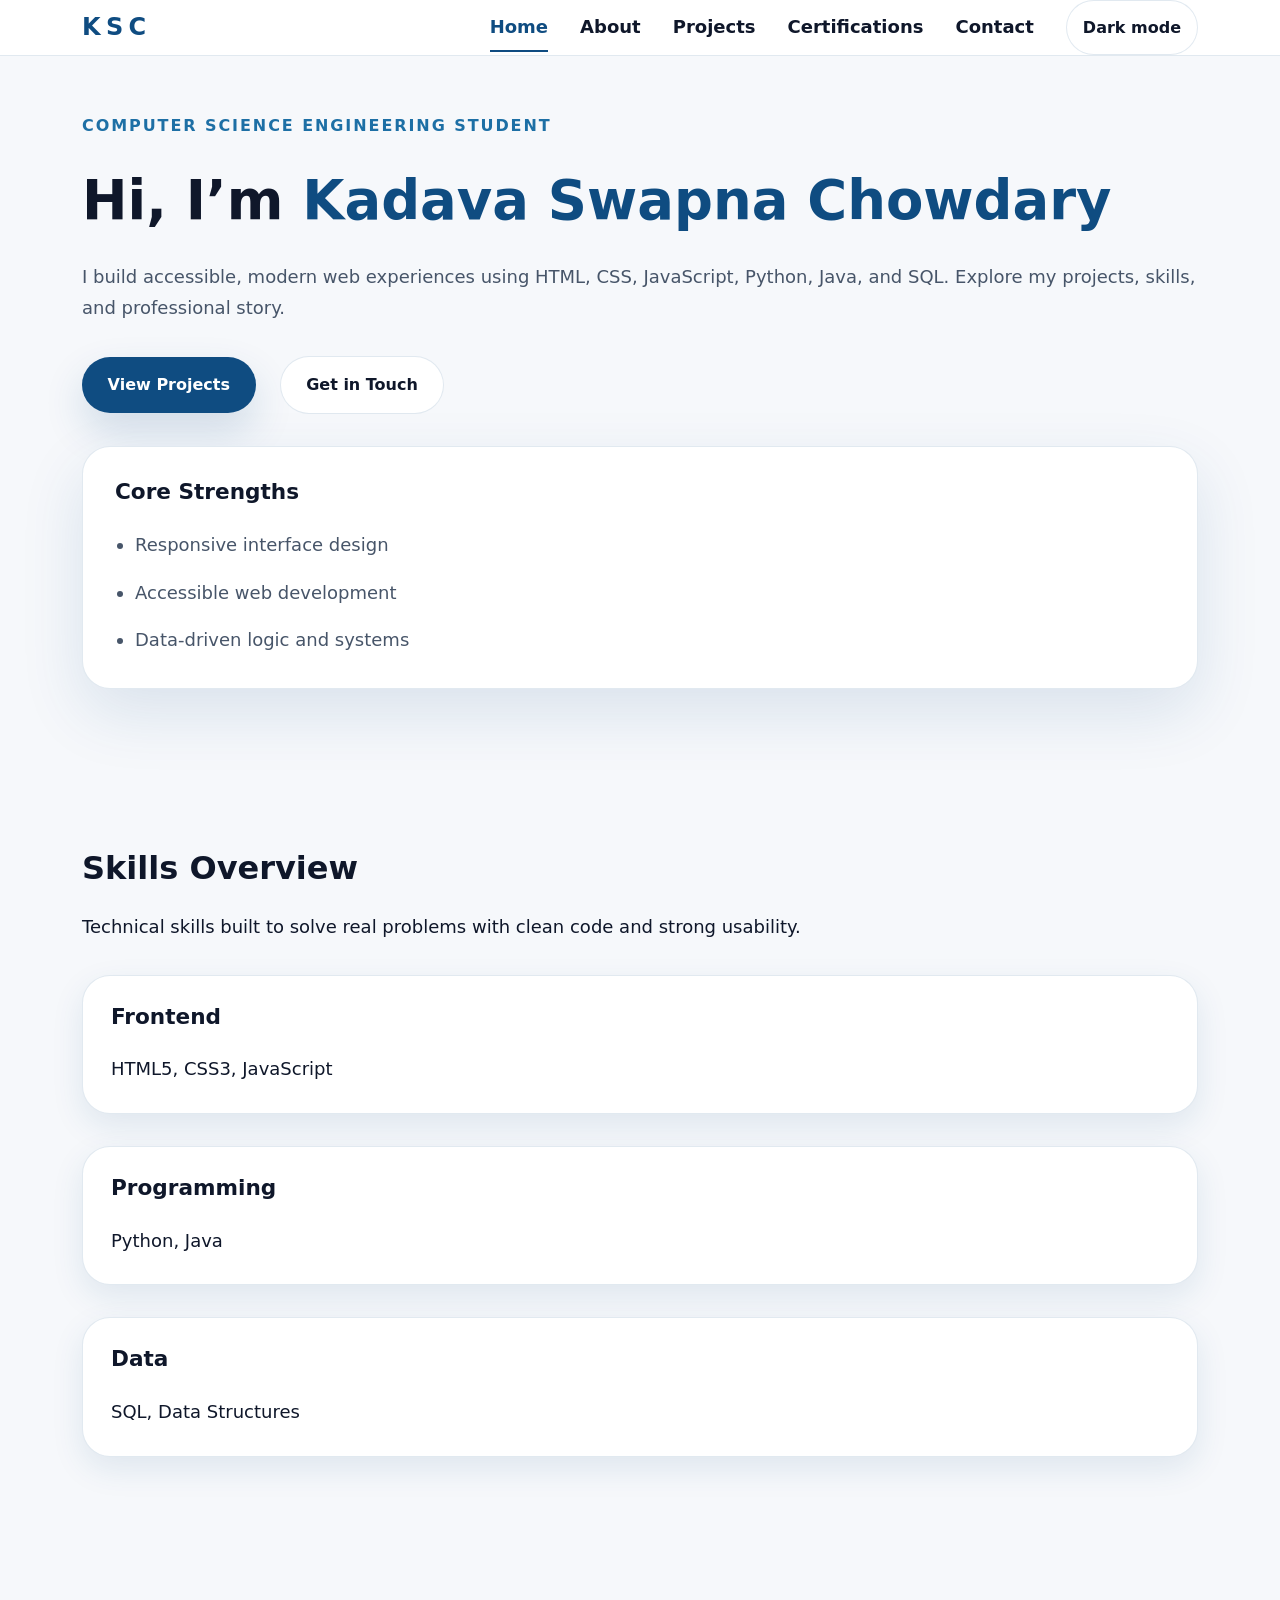
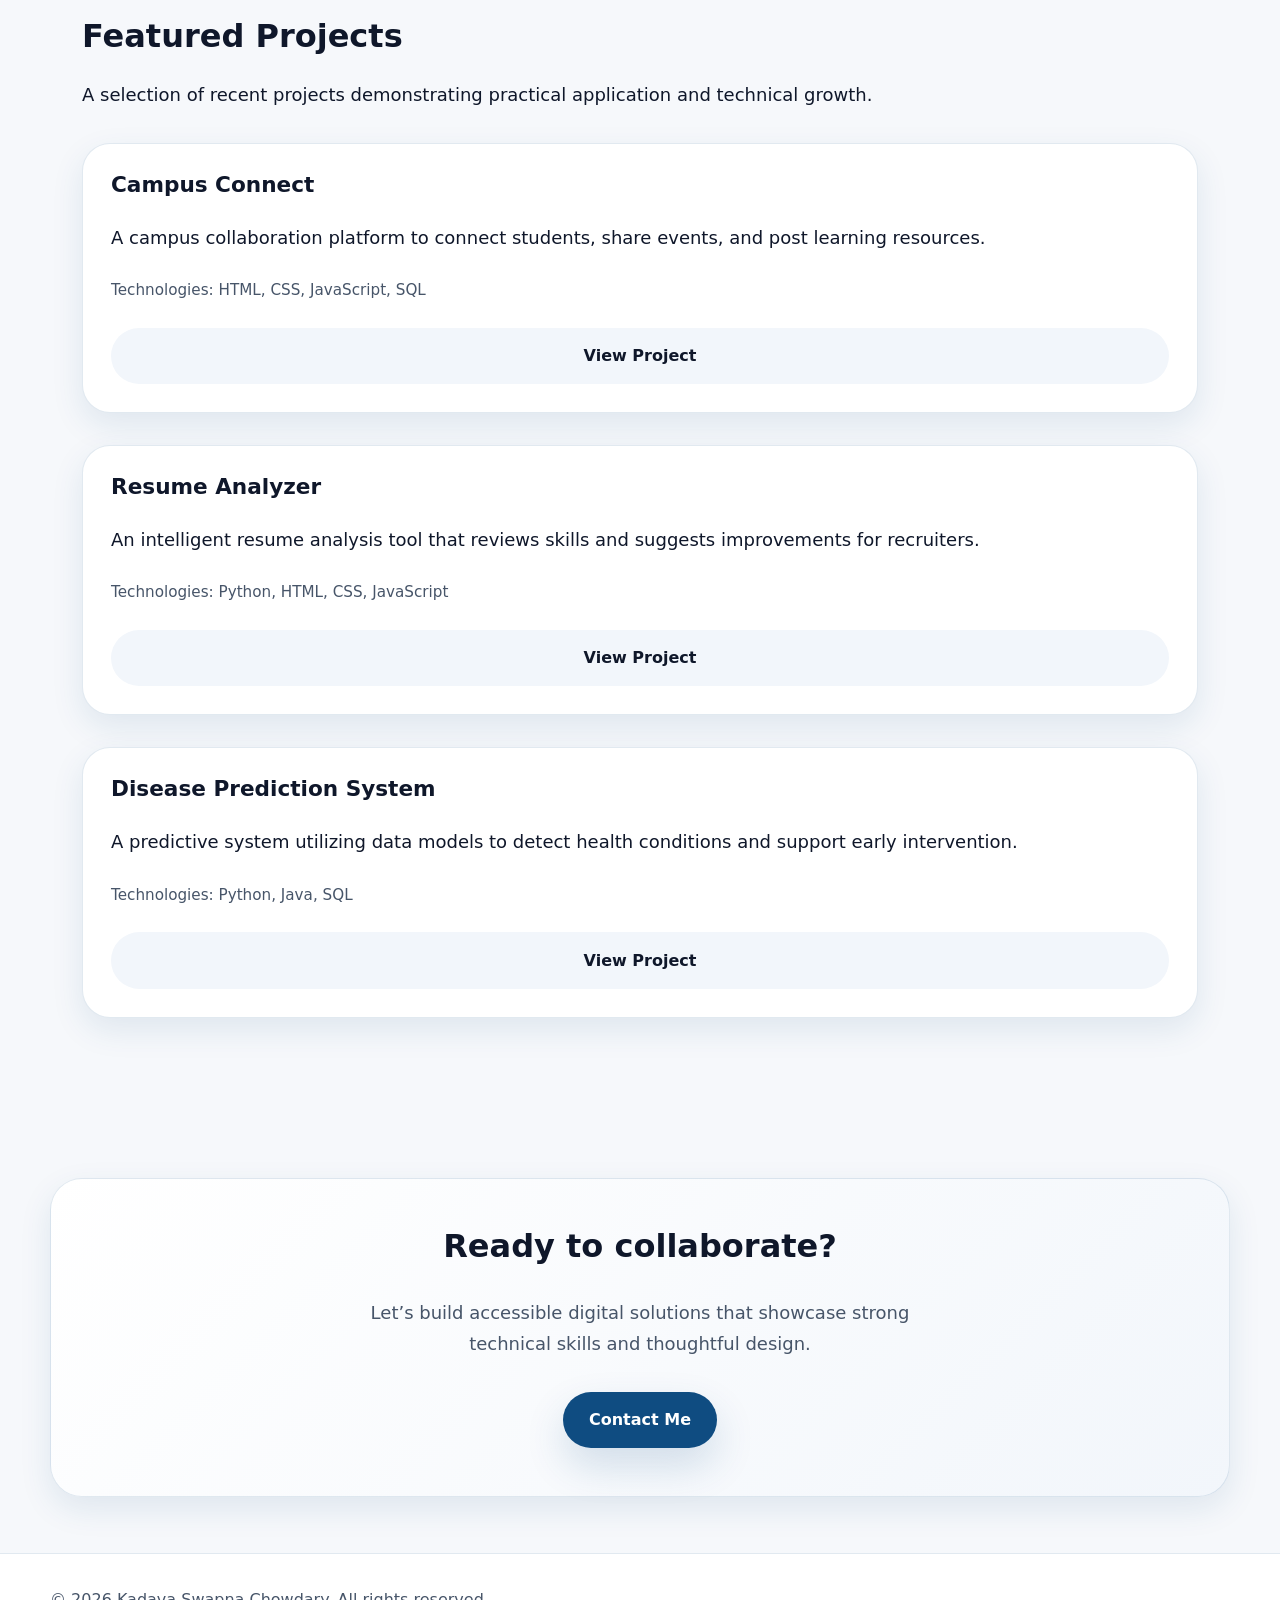
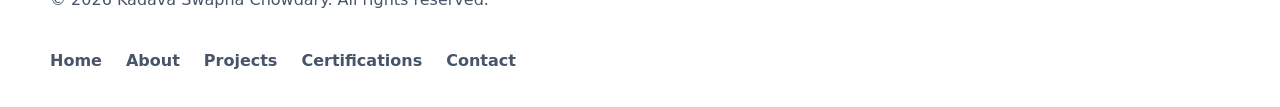
<file: index.html>
<!DOCTYPE html>
<html lang="en">
<head>
  <meta charset="UTF-8">
  <meta http-equiv="X-UA-Compatible" content="IE=edge">
  <meta name="viewport" content="width=device-width, initial-scale=1.0">
  <meta name="description" content="Portfolio of Kadava Swapna Chowdary, a Computer Science Engineering student showcasing projects, skills, and contact information.">
  <meta name="keywords" content="Kadava Swapna Chowdary, portfolio, Computer Science, HTML, CSS, JavaScript, Python, Java, SQL, projects">
  <meta name="author" content="Kadava Swapna Chowdary">
  <meta property="og:title" content="Kadava Swapna Chowdary | Portfolio">
  <meta property="og:description" content="A modern portfolio for a Computer Science Engineering student showcasing skills, projects, and contact details.">
  <meta property="og:type" content="website">
  <meta property="og:url" content="./index.html">
  <meta property="og:image" content="./images/portfolio-preview.png">
  <title>Kadava Swapna Chowdary | Portfolio</title>
  <link rel="stylesheet" href="css/style.css">
</head>
<body data-theme="light">
  <a class="skip-link" href="#main-content">Skip to content</a>
  <header class="site-header" role="banner">
    <div class="container header-inner">
      <a href="index.html" class="brand">KSC</a>
      <div class="header-actions">
        <button class="theme-toggle" id="theme-toggle" aria-label="Toggle color theme" aria-pressed="false">Dark mode</button>
        <button class="nav-toggle" aria-controls="primary-navigation" aria-expanded="false" aria-label="Open navigation menu">Menu</button>
      </div>
      <nav class="primary-navigation" id="primary-navigation" role="navigation" aria-label="Primary">
        <ul class="nav-list">
          <li><a class="nav-link active" href="index.html">Home</a></li>
          <li><a class="nav-link" href="about.html">About</a></li>
          <li><a class="nav-link" href="projects.html">Projects</a></li>
          <li><a class="nav-link" href="certifications.html">Certifications</a></li>
          <li><a class="nav-link" href="contact.html">Contact</a></li>
        </ul>
      </nav>
    </div>
  </header>
  <main id="main-content" class="site-main" role="main">
    <section class="hero section-hero" aria-labelledby="hero-heading">
      <div class="container hero-grid">
        <div class="hero-copy">
          <p class="eyebrow">Computer Science Engineering Student</p>
          <h1 id="hero-heading">Hi, I’m <span>Kadava Swapna Chowdary</span></h1>
          <p class="hero-text">I build accessible, modern web experiences using HTML, CSS, JavaScript, Python, Java, and SQL. Explore my projects, skills, and professional story.</p>
          <div class="hero-actions">
            <a class="button button-primary" href="projects.html">View Projects</a>
            <a class="button button-secondary" href="contact.html">Get in Touch</a>
          </div>
        </div>
        <div class="hero-card" aria-label="Introduction card">
          <div class="hero-card-content">
            <h2>Core Strengths</h2>
            <ul>
              <li>Responsive interface design</li>
              <li>Accessible web development</li>
              <li>Data-driven logic and systems</li>
            </ul>
          </div>
        </div>
      </div>
    </section>
    <section class="skills-overview section-skills" aria-labelledby="skills-heading">
      <div class="container">
        <div class="section-header">
          <h2 id="skills-heading">Skills Overview</h2>
          <p>Technical skills built to solve real problems with clean code and strong usability.</p>
        </div>
        <div class="skills-grid">
          <article class="skill-card">
            <h3>Frontend</h3>
            <p>HTML5, CSS3, JavaScript</p>
          </article>
          <article class="skill-card">
            <h3>Programming</h3>
            <p>Python, Java</p>
          </article>
          <article class="skill-card">
            <h3>Data</h3>
            <p>SQL, Data Structures</p>
          </article>
        </div>
      </div>
    </section>
    <section class="featured-projects section-projects" aria-labelledby="featured-projects-heading">
      <div class="container">
        <div class="section-header">
          <h2 id="featured-projects-heading">Featured Projects</h2>
          <p>A selection of recent projects demonstrating practical application and technical growth.</p>
        </div>
        <div class="project-grid">
          <article class="project-card">
            <h3>Campus Connect</h3>
            <p>A campus collaboration platform to connect students, share events, and post learning resources.</p>
            <p class="project-tech">Technologies: HTML, CSS, JavaScript, SQL</p>
            <a class="button button-tertiary" href="projects.html#campus-connect">View Project</a>
          </article>
          <article class="project-card">
            <h3>Resume Analyzer</h3>
            <p>An intelligent resume analysis tool that reviews skills and suggests improvements for recruiters.</p>
            <p class="project-tech">Technologies: Python, HTML, CSS, JavaScript</p>
            <a class="button button-tertiary" href="projects.html#resume-analyzer">View Project</a>
          </article>
          <article class="project-card">
            <h3>Disease Prediction System</h3>
            <p>A predictive system utilizing data models to detect health conditions and support early intervention.</p>
            <p class="project-tech">Technologies: Python, Java, SQL</p>
            <a class="button button-tertiary" href="projects.html#disease-prediction-system">View Project</a>
          </article>
        </div>
      </div>
    </section>
    <section class="cta section-cta" aria-labelledby="cta-heading">
      <div class="container cta-panel">
        <h2 id="cta-heading">Ready to collaborate?</h2>
        <p>Let’s build accessible digital solutions that showcase strong technical skills and thoughtful design.</p>
        <a class="button button-primary" href="contact.html">Contact Me</a>
      </div>
    </section>
  </main>
  <footer class="site-footer" role="contentinfo">
    <div class="container footer-inner">
      <p>© 2026 Kadava Swapna Chowdary. All rights reserved.</p>
      <nav aria-label="Footer">
        <ul class="footer-list">
          <li><a href="index.html">Home</a></li>
          <li><a href="about.html">About</a></li>
          <li><a href="projects.html">Projects</a></li>
          <li><a href="certifications.html">Certifications</a></li>
          <li><a href="contact.html">Contact</a></li>
        </ul>
      </nav>
    </div>
  </footer>
  <script>
    const navToggle = document.querySelector('.nav-toggle');
    const nav = document.querySelector('.primary-navigation');
    const themeToggle = document.querySelector('#theme-toggle');

    const savedTheme = localStorage.getItem('portfolio-theme');
    const prefersDark = window.matchMedia('(prefers-color-scheme: dark)').matches;
    const initialTheme = savedTheme || (prefersDark ? 'dark' : 'light');

    document.body.dataset.theme = initialTheme;
    updateThemeButton(initialTheme);

    function updateThemeButton(theme) {
      themeToggle.textContent = theme === 'dark' ? 'Light mode' : 'Dark mode';
      themeToggle.setAttribute('aria-pressed', theme === 'dark');
    }

    themeToggle.addEventListener('click', () => {
      const currentTheme = document.body.dataset.theme === 'dark' ? 'dark' : 'light';
      const nextTheme = currentTheme === 'dark' ? 'light' : 'dark';
      document.body.dataset.theme = nextTheme;
      localStorage.setItem('portfolio-theme', nextTheme);
      updateThemeButton(nextTheme);
    });

    navToggle.addEventListener('click', () => {
      const expanded = navToggle.getAttribute('aria-expanded') === 'true';
      navToggle.setAttribute('aria-expanded', String(!expanded));
      nav.classList.toggle('nav-open');
    });
  </script>
</body>
</html>
</file>
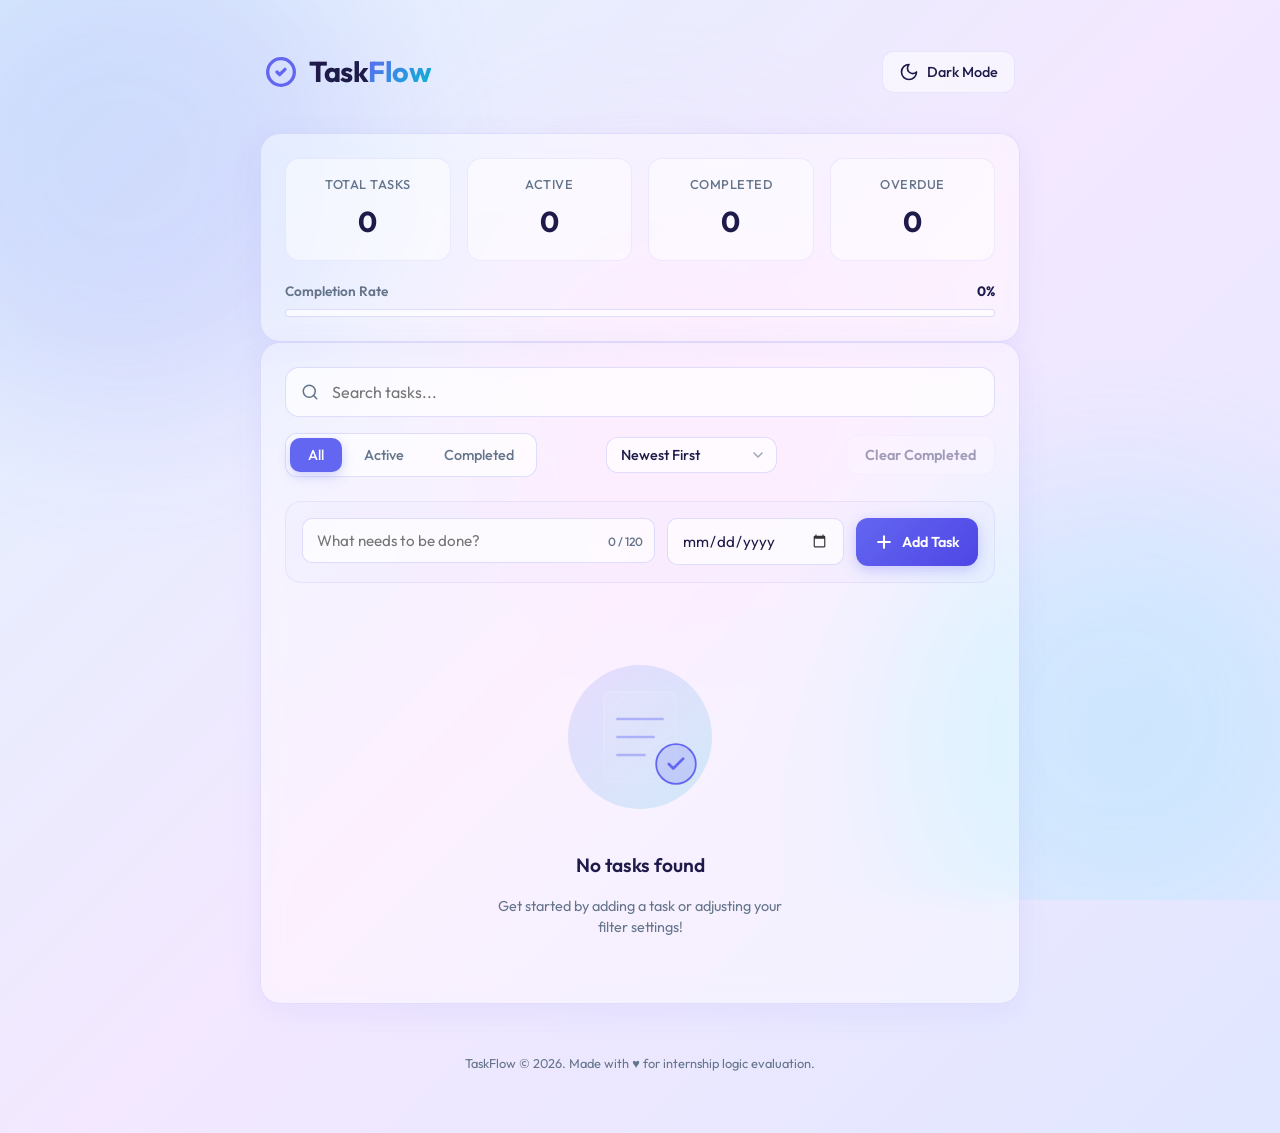
<file: todo-app/index.html>
<!DOCTYPE html>
<html lang="en">
<head>
  <meta charset="UTF-8">
  <meta http-equiv="X-UA-Compatible" content="IE=edge">
  <meta name="viewport" content="width=device-width, initial-scale=1.0">
  <meta name="description" content="TaskFlow - A modern, glassmorphic task management application built with vanilla JavaScript. Manage your daily operations, track progress, and boost productivity.">
  <meta name="keywords" content="task manager, todo app, productivity, glassmorphic UI, javascript, localstorage">
  <meta name="author" content="Kadava Swapna Chowdary">
  
  <!-- Open Graph -->
  <meta property="og:title" content="TaskFlow | Premium Task Management">
  <meta property="og:description" content="A premium task management application featuring a glassmorphism design, real-time statistics, search, filtering, and offline persistence.">
  <meta property="og:type" content="website">
  
  <title>TaskFlow | Premium Task Management</title>
  
  <!-- Google Fonts -->
  <link rel="preconnect" href="https://fonts.googleapis.com">
  <link rel="preconnect" href="https://fonts.gstatic.com" crossorigin>
  <link href="https://fonts.googleapis.com/css2?family=Outfit:wght@300;400;500;600;700&display=swap" rel="stylesheet">
  
  <!-- CSS Link -->
  <link rel="stylesheet" href="css/style.css">
</head>
<body data-theme="dark">
  <!-- Skip to main content link for screen readers -->
  <a class="skip-link" href="#main-content">Skip to content</a>

  <!-- Animated Background Shapes -->
  <div class="background-decorations" aria-hidden="true">
    <div class="bubble bubble-1"></div>
    <div class="bubble bubble-2"></div>
    <div class="bubble bubble-3"></div>
  </div>

  <div class="app-wrapper">
    <!-- Header -->
    <header class="app-header" role="banner">
      <div class="header-logo">
        <svg class="logo-icon" width="32" height="32" viewBox="0 0 24 24" fill="none" stroke="currentColor" stroke-width="2.5" stroke-linecap="round" stroke-linejoin="round" aria-hidden="true">
          <path d="M12 22c5.523 0 10-4.477 10-10S17.523 2 12 2 2 6.477 2 12s4.477 10 10 10z"/>
          <path d="m9 12 2 2 4-4"/>
        </svg>
        <h1>Task<span>Flow</span></h1>
      </div>
      <button class="theme-toggle" id="theme-toggle" aria-label="Toggle light or dark theme" aria-pressed="false">
        <svg class="theme-icon sun-icon" width="20" height="20" viewBox="0 0 24 24" fill="none" stroke="currentColor" stroke-width="2" stroke-linecap="round" stroke-linejoin="round" aria-hidden="true">
          <circle cx="12" cy="12" r="4"/>
          <path d="M12 2v2M12 20v2M4.93 4.93l1.41 1.41M17.66 17.66l1.41 1.41M2 12h2M20 12h2M6.34 17.66l-1.41 1.41M19.07 4.93l-1.41 1.41"/>
        </svg>
        <svg class="theme-icon moon-icon" width="20" height="20" viewBox="0 0 24 24" fill="none" stroke="currentColor" stroke-width="2" stroke-linecap="round" stroke-linejoin="round" aria-hidden="true">
          <path d="M12 3a6 6 0 0 0 9 9 9 9 0 1 1-9-9Z"/>
        </svg>
        <span class="theme-toggle-text">Light Mode</span>
      </button>
    </header>

    <main id="main-content" class="app-main" role="main">
      <!-- Statistics Dashboard -->
      <section class="stats-dashboard glass-panel" aria-labelledby="stats-heading">
        <h2 id="stats-heading" class="sr-only">Task Statistics</h2>
        <div class="stats-grid">
          <div class="stat-card" id="stat-total-card">
            <span class="stat-label">Total Tasks</span>
            <span class="stat-number" id="stat-total">0</span>
          </div>
          <div class="stat-card" id="stat-active-card">
            <span class="stat-label">Active</span>
            <span class="stat-number" id="stat-active">0</span>
          </div>
          <div class="stat-card" id="stat-completed-card">
            <span class="stat-label">Completed</span>
            <span class="stat-number" id="stat-completed">0</span>
          </div>
          <div class="stat-card" id="stat-overdue-card">
            <span class="stat-label">Overdue</span>
            <span class="stat-number" id="stat-overdue">0</span>
          </div>
        </div>
        <div class="progress-container">
          <div class="progress-header">
            <span>Completion Rate</span>
            <span id="progress-percentage" aria-live="polite">0%</span>
          </div>
          <div class="progress-bar-bg">
            <div class="progress-bar-fill" id="progress-bar" role="progressbar" aria-valuenow="0" aria-valuemin="0" aria-valuemax="100" aria-label="Task completion progress"></div>
          </div>
        </div>
      </section>

      <!-- Task Operations Panel -->
      <div class="operations-panel glass-panel">
        <!-- Search & Filter Controls -->
        <section class="controls-section" aria-label="Search and filter tasks">
          <div class="search-wrapper">
            <svg class="search-icon" width="18" height="18" viewBox="0 0 24 24" fill="none" stroke="currentColor" stroke-width="2" stroke-linecap="round" stroke-linejoin="round" aria-hidden="true">
              <circle cx="11" cy="11" r="8"/>
              <path d="m21 21-4.3-4.3"/>
            </svg>
            <input type="search" id="task-search" placeholder="Search tasks..." aria-label="Search by task title" autocomplete="off">
            <button id="clear-search-btn" class="clear-search-btn hidden" aria-label="Clear search query">
              <svg width="16" height="16" viewBox="0 0 24 24" fill="none" stroke="currentColor" stroke-width="2" stroke-linecap="round" stroke-linejoin="round">
                <path d="M18 6 6 18M6 6l12 12"/>
              </svg>
            </button>
          </div>

          <div class="filter-actions-row">
            <nav class="filter-tabs" aria-label="Filter tasks" role="tablist">
              <button class="filter-tab active" id="filter-all" role="tab" aria-selected="true" aria-controls="task-list" data-filter="all">All</button>
              <button class="filter-tab" id="filter-active" role="tab" aria-selected="false" aria-controls="task-list" data-filter="active">Active</button>
              <button class="filter-tab" id="filter-completed" role="tab" aria-selected="false" aria-controls="task-list" data-filter="completed">Completed</button>
            </nav>

            <div class="sort-wrapper">
              <label for="task-sort" class="sr-only">Sort Tasks</label>
              <select id="task-sort" class="sort-select" aria-label="Sort tasks">
                <option value="created-desc">Newest First</option>
                <option value="created-asc">Oldest First</option>
                <option value="due-asc">Due Date (Soonest)</option>
                <option value="due-desc">Due Date (Latest)</option>
              </select>
            </div>
            
            <button class="btn btn-secondary clear-completed-btn" id="clear-completed-btn" aria-label="Clear all completed tasks" disabled>
              Clear Completed
            </button>
          </div>
        </section>

        <!-- Task Form -->
        <section class="form-section" aria-labelledby="form-heading">
          <h2 id="form-heading" class="sr-only">Create New Task</h2>
          <form id="task-form" class="task-form" novalidate>
            <div class="form-inputs">
              <div class="input-group input-title-group">
                <label for="task-input" class="sr-only">Task Title</label>
                <input type="text" id="task-input" class="task-input" placeholder="What needs to be done?" required aria-required="true" maxlength="120">
                <div class="char-counter" id="char-counter" aria-live="polite">0 / 120</div>
              </div>
              <div class="input-group input-date-group">
                <label for="task-due-date-input" class="sr-only">Due Date</label>
                <div class="date-input-wrapper">
                  <input type="date" id="task-due-date-input" class="task-due-date-input" aria-label="Optional due date">
                  <span class="date-placeholder">Due Date (Optional)</span>
                </div>
              </div>
            </div>
            <button type="submit" class="btn btn-primary add-task-btn" aria-label="Add new task">
              <svg width="20" height="20" viewBox="0 0 24 24" fill="none" stroke="currentColor" stroke-width="2.5" stroke-linecap="round" stroke-linejoin="round" aria-hidden="true">
                <path d="M5 12h14M12 5v14"/>
              </svg>
              <span>Add Task</span>
            </button>
          </form>
        </section>

        <!-- Tasks List -->
        <section class="list-section" aria-label="Task list container">
          <ul id="task-list" class="task-list" role="tabpanel" aria-labelledby="filter-all">
            <!-- Dynamic elements will be inserted here -->
          </ul>

          <!-- Empty State -->
          <div id="empty-state" class="empty-state hidden" aria-hidden="true">
            <svg class="empty-illustration" width="180" height="180" viewBox="0 0 200 200" fill="none" xmlns="http://www.w3.org/2000/svg">
              <circle cx="100" cy="100" r="80" fill="url(#grad-bg)" opacity="0.15"/>
              <rect x="60" y="50" width="80" height="100" rx="8" fill="url(#grad-card)" stroke="url(#grad-border)" stroke-width="2" opacity="0.8"/>
              <line x1="75" y1="80" x2="125" y2="80" stroke="currentColor" stroke-width="3" stroke-linecap="round" opacity="0.4"/>
              <line x1="75" y1="100" x2="115" y2="100" stroke="currentColor" stroke-width="3" stroke-linecap="round" opacity="0.4"/>
              <line x1="75" y1="120" x2="105" y2="120" stroke="currentColor" stroke-width="3" stroke-linecap="round" opacity="0.4"/>
              <!-- Checkmark circle -->
              <circle cx="140" cy="130" r="22" fill="currentColor" opacity="0.2"/>
              <circle cx="140" cy="130" r="22" stroke="currentColor" stroke-width="2"/>
              <path d="M132 130L137 135L148 124" stroke="currentColor" stroke-width="3" stroke-linecap="round" stroke-linejoin="round"/>
              <defs>
                <linearGradient id="grad-bg" x1="20" y1="20" x2="180" y2="180" gradientUnits="userSpaceOnUse">
                  <stop stop-color="var(--accent-color)"/>
                  <stop offset="1" stop-color="var(--secondary-color)"/>
                </linearGradient>
                <linearGradient id="grad-card" x1="60" y1="50" x2="140" y2="150" gradientUnits="userSpaceOnUse">
                  <stop stop-color="rgba(255,255,255,0.1)"/>
                  <stop offset="1" stop-color="rgba(255,255,255,0.02)"/>
                </linearGradient>
                <linearGradient id="grad-border" x1="60" y1="50" x2="140" y2="150" gradientUnits="userSpaceOnUse">
                  <stop stop-color="rgba(255,255,255,0.2)"/>
                  <stop offset="1" stop-color="rgba(255,255,255,0.05)"/>
                </linearGradient>
              </defs>
            </svg>
            <h3>No tasks found</h3>
            <p>Get started by adding a task or adjusting your filter settings!</p>
          </div>
        </section>
      </div>
    </main>

    <!-- Footer -->
    <footer class="app-footer" role="contentinfo">
      <p>TaskFlow &copy; 2026. Made with &hearts; for internship logic evaluation.</p>
    </footer>
  </div>

  <!-- Custom Confirmation Dialog (Modal) -->
  <div class="modal-backdrop hidden" id="modal-backdrop" role="none">
    <div class="modal-dialog glass-panel" id="delete-confirm-modal" role="dialog" aria-modal="true" aria-labelledby="modal-title" aria-describedby="modal-desc" tabindex="-1">
      <div class="modal-header">
        <svg class="warning-icon" width="24" height="24" viewBox="0 0 24 24" fill="none" stroke="currentColor" stroke-width="2" stroke-linecap="round" stroke-linejoin="round" aria-hidden="true">
          <path d="m21.73 18-8-14a2 2 0 0 0-3.48 0l-8 14A2 2 0 0 0 4 21h16a2 2 0 0 0 1.73-3Z"/>
          <line x1="12" y1="9" x2="12" y2="13"/>
          <line x1="12" y1="17" x2="12.01" y2="17"/>
        </svg>
        <h3 id="modal-title">Delete Task</h3>
      </div>
      <div class="modal-body">
        <p id="modal-desc">Are you sure you want to delete this task? This action cannot be undone.</p>
        <div class="modal-task-preview" id="modal-task-preview" aria-label="Task to delete">
          <!-- Text loaded dynamically -->
        </div>
      </div>
      <div class="modal-actions">
        <button type="button" class="btn btn-secondary" id="confirm-cancel-btn">Cancel</button>
        <button type="button" class="btn btn-danger" id="confirm-delete-btn">Delete</button>
      </div>
    </div>
  </div>

  <!-- Toast Notification Container -->
  <div id="toast-container" class="toast-container" aria-live="polite" role="status"></div>

  <!-- JS Link -->
  <script src="js/app.js"></script>
</body>
</html>
</file>
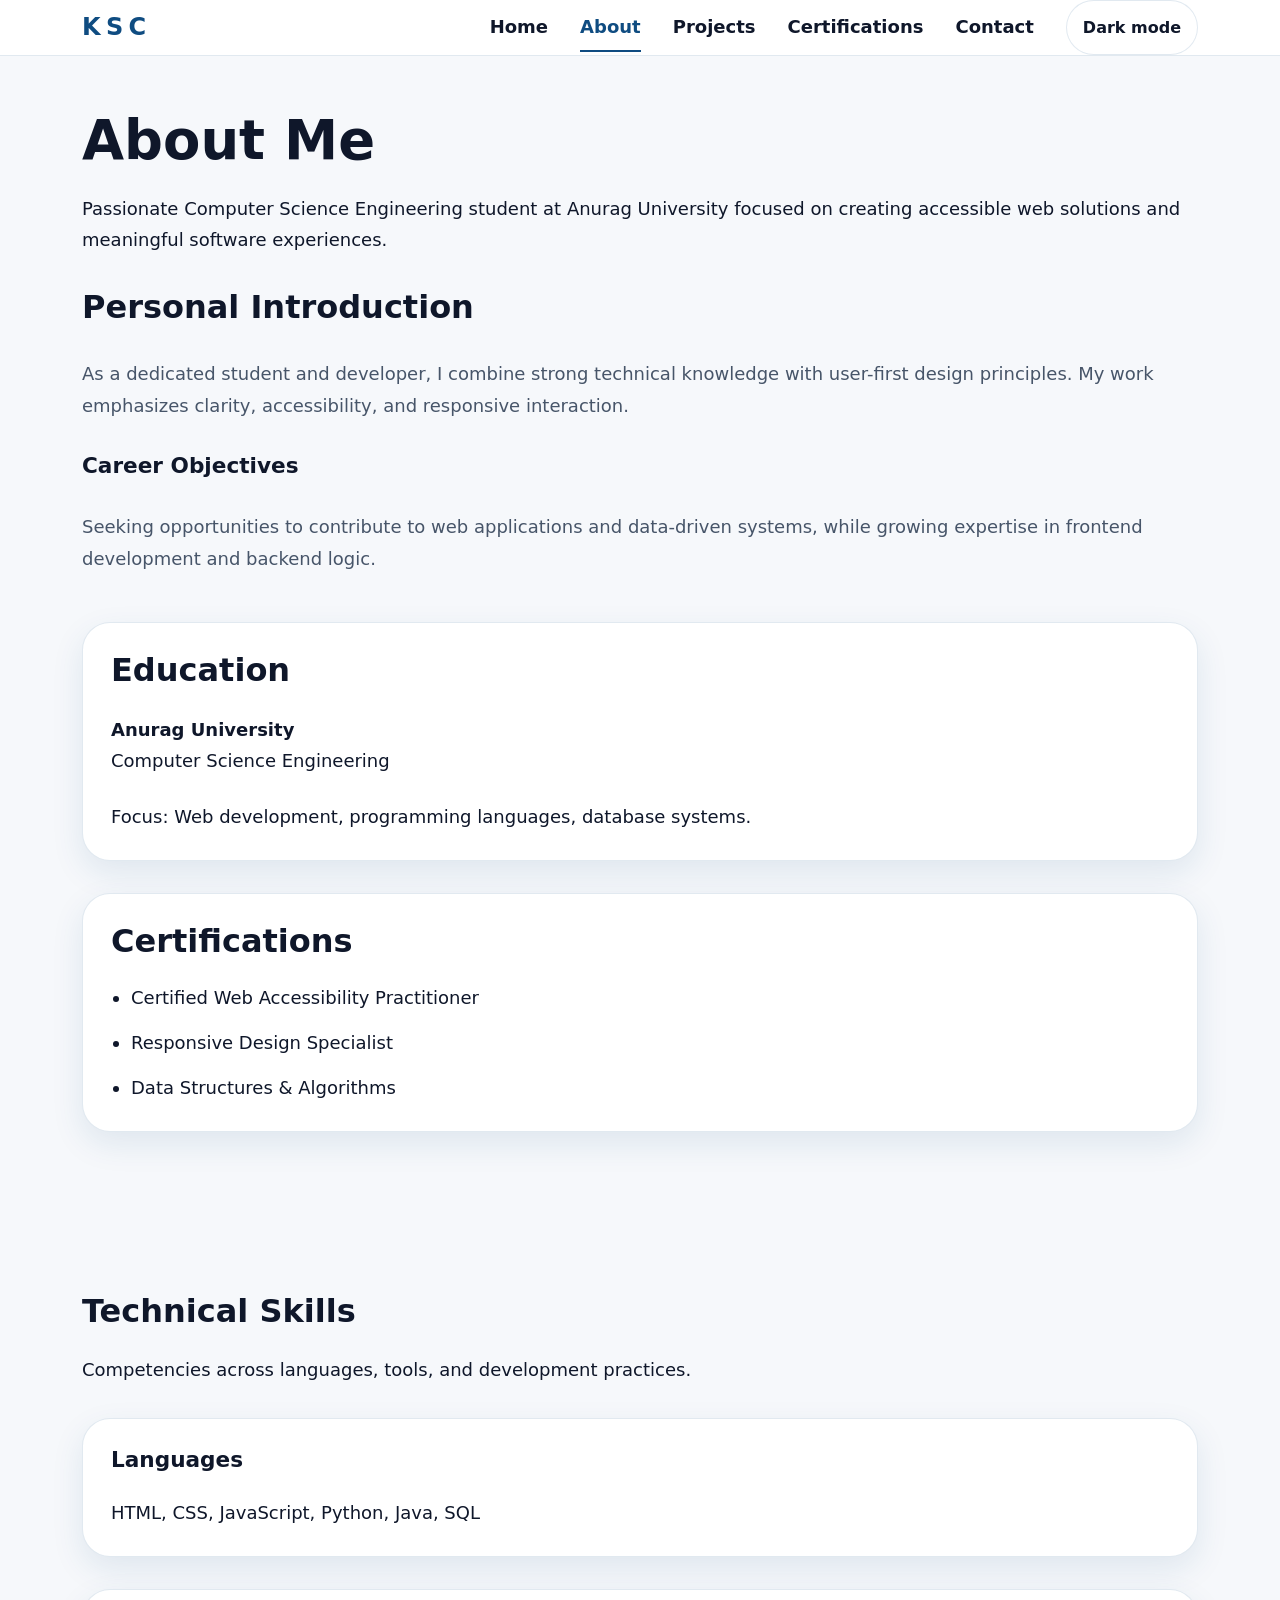
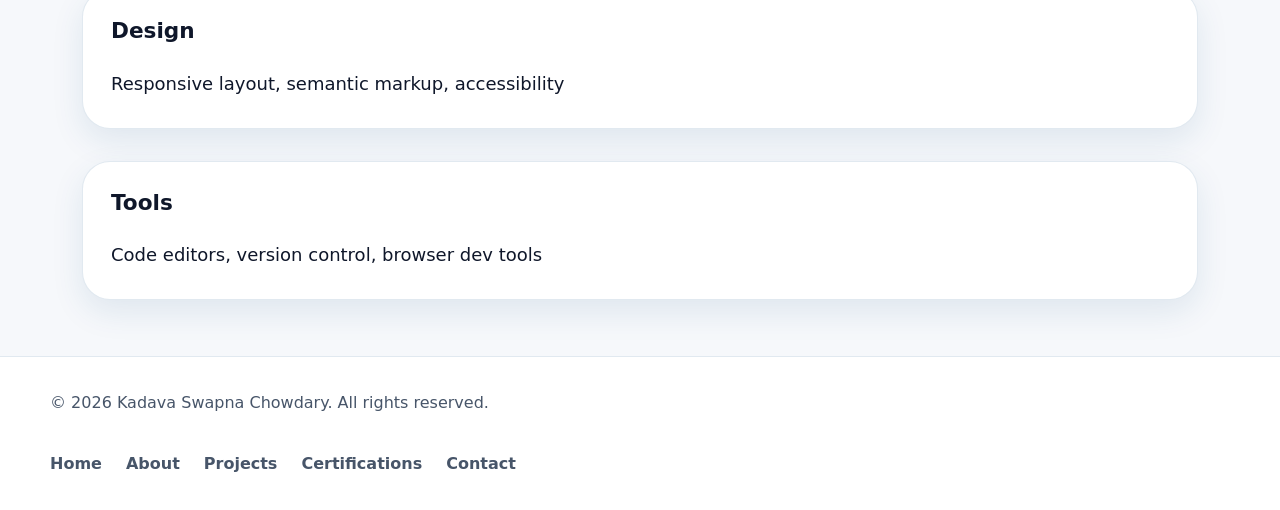
<file: about.html>
<!DOCTYPE html>
<html lang="en">
<head>
  <meta charset="UTF-8">
  <meta http-equiv="X-UA-Compatible" content="IE=edge">
  <meta name="viewport" content="width=device-width, initial-scale=1.0">
  <meta name="description" content="Learn more about Kadava Swapna Chowdary, a Computer Science Engineering student with a focus on accessible web development and project delivery.">
  <meta name="keywords" content="About Kadava Swapna Chowdary, Computer Science student, web developer, portfolio, education, skills">
  <meta name="author" content="Kadava Swapna Chowdary">
  <meta property="og:title" content="About | Kadava Swapna Chowdary">
  <meta property="og:description" content="About page for Kadava Swapna Chowdary, outlining education, skills, and career objectives.">
  <meta property="og:type" content="website">
  <meta property="og:url" content="./about.html">
  <meta property="og:image" content="./images/about-preview.png">
  <title>About | Kadava Swapna Chowdary</title>
  <link rel="stylesheet" href="css/style.css">
</head>
<body data-theme="light">
  <a class="skip-link" href="#main-content">Skip to content</a>
  <header class="site-header" role="banner">
    <div class="container header-inner">
      <a href="index.html" class="brand">KSC</a>
      <div class="header-actions">
        <button class="theme-toggle" id="theme-toggle" aria-label="Toggle color theme" aria-pressed="false">Dark mode</button>
        <button class="nav-toggle" aria-controls="primary-navigation" aria-expanded="false" aria-label="Open navigation menu">Menu</button>
      </div>
      <nav class="primary-navigation" id="primary-navigation" role="navigation" aria-label="Primary">
        <ul class="nav-list">
          <li><a class="nav-link" href="index.html">Home</a></li>
          <li><a class="nav-link active" href="about.html">About</a></li>
          <li><a class="nav-link" href="projects.html">Projects</a></li>
          <li><a class="nav-link" href="certifications.html">Certifications</a></li>
          <li><a class="nav-link" href="contact.html">Contact</a></li>
        </ul>
      </nav>
    </div>
  </header>
  <main id="main-content" class="site-main" role="main">
    <section class="about-intro section-about" aria-labelledby="about-heading">
      <div class="container">
        <div class="section-header">
          <h1 id="about-heading">About Me</h1>
          <p>Passionate Computer Science Engineering student at Anurag University focused on creating accessible web solutions and meaningful software experiences.</p>
        </div>
        <div class="about-grid">
          <article class="about-copy">
            <h2>Personal Introduction</h2>
            <p>As a dedicated student and developer, I combine strong technical knowledge with user-first design principles. My work emphasizes clarity, accessibility, and responsive interaction.</p>
            <h3>Career Objectives</h3>
            <p>Seeking opportunities to contribute to web applications and data-driven systems, while growing expertise in frontend development and backend logic.</p>
          </article>
          <aside class="about-aside" aria-labelledby="education-heading">
            <div class="card">
              <h2 id="education-heading">Education</h2>
              <p><strong>Anurag University</strong><br>Computer Science Engineering</p>
              <p>Focus: Web development, programming languages, database systems.</p>
            </div>
            <div class="card certifications-card">
              <h2>Certifications</h2>
              <ul>
                <li>Certified Web Accessibility Practitioner</li>
                <li>Responsive Design Specialist</li>
                <li>Data Structures & Algorithms</li>
              </ul>
            </div>
          </aside>
        </div>
      </div>
    </section>
    <section class="technical-skills section-skills" aria-labelledby="technical-skills-heading">
      <div class="container">
        <div class="section-header">
          <h2 id="technical-skills-heading">Technical Skills</h2>
          <p>Competencies across languages, tools, and development practices.</p>
        </div>
        <div class="skills-grid">
          <article class="skill-card">
            <h3>Languages</h3>
            <p>HTML, CSS, JavaScript, Python, Java, SQL</p>
          </article>
          <article class="skill-card">
            <h3>Design</h3>
            <p>Responsive layout, semantic markup, accessibility</p>
          </article>
          <article class="skill-card">
            <h3>Tools</h3>
            <p>Code editors, version control, browser dev tools</p>
          </article>
        </div>
      </div>
    </section>
  </main>
  <footer class="site-footer" role="contentinfo">
    <div class="container footer-inner">
      <p>© 2026 Kadava Swapna Chowdary. All rights reserved.</p>
      <nav aria-label="Footer">
        <ul class="footer-list">
          <li><a href="index.html">Home</a></li>
          <li><a href="about.html">About</a></li>
          <li><a href="projects.html">Projects</a></li>
          <li><a href="certifications.html">Certifications</a></li>
          <li><a href="contact.html">Contact</a></li>
        </ul>
      </nav>
    </div>
  </footer>
  <script>
    const navToggle = document.querySelector('.nav-toggle');
    const nav = document.querySelector('.primary-navigation');
    const themeToggle = document.querySelector('#theme-toggle');

    const savedTheme = localStorage.getItem('portfolio-theme');
    const prefersDark = window.matchMedia('(prefers-color-scheme: dark)').matches;
    const initialTheme = savedTheme || (prefersDark ? 'dark' : 'light');

    document.body.dataset.theme = initialTheme;
    updateThemeButton(initialTheme);

    function updateThemeButton(theme) {
      themeToggle.textContent = theme === 'dark' ? 'Light mode' : 'Dark mode';
      themeToggle.setAttribute('aria-pressed', theme === 'dark');
    }

    themeToggle.addEventListener('click', () => {
      const currentTheme = document.body.dataset.theme === 'dark' ? 'dark' : 'light';
      const nextTheme = currentTheme === 'dark' ? 'light' : 'dark';
      document.body.dataset.theme = nextTheme;
      localStorage.setItem('portfolio-theme', nextTheme);
      updateThemeButton(nextTheme);
    });

    navToggle.addEventListener('click', () => {
      const expanded = navToggle.getAttribute('aria-expanded') === 'true';
      navToggle.setAttribute('aria-expanded', String(!expanded));
      nav.classList.toggle('nav-open');
    });
  </script>
</body>
</html>
</file>
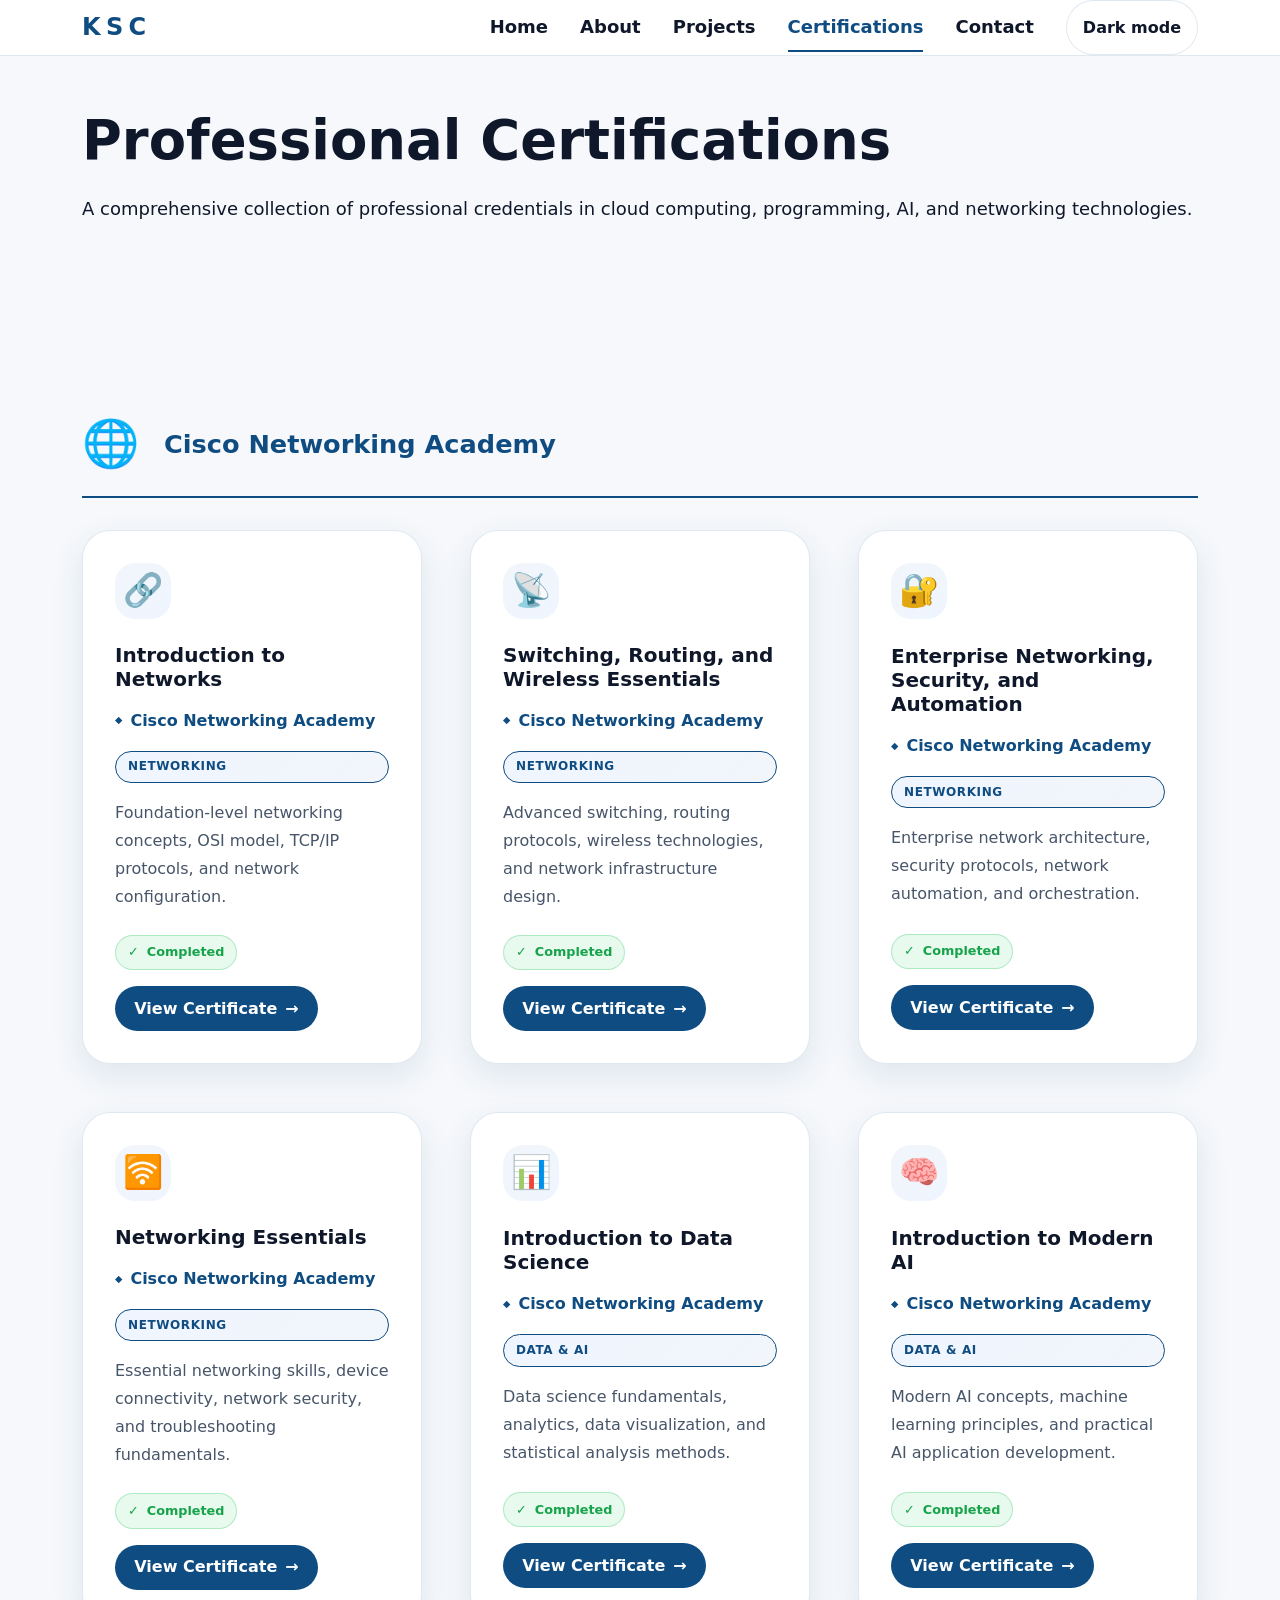
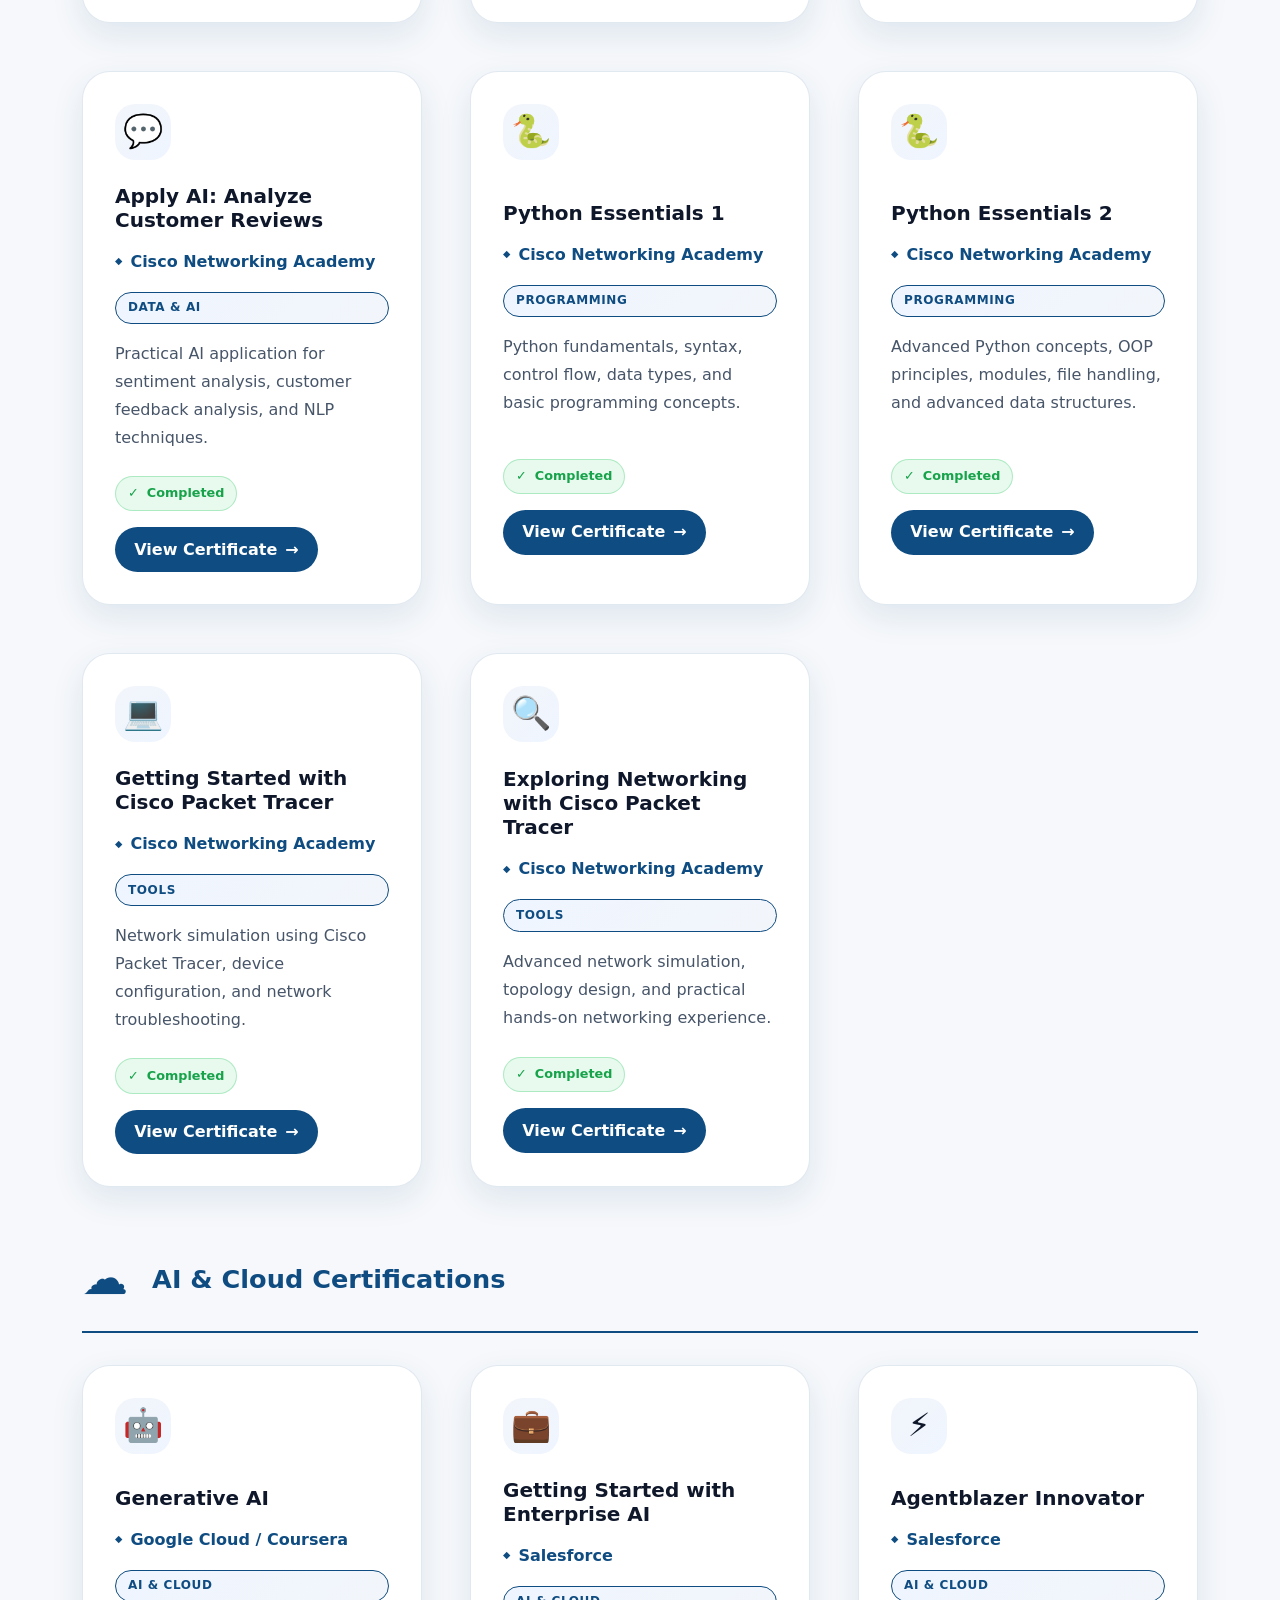
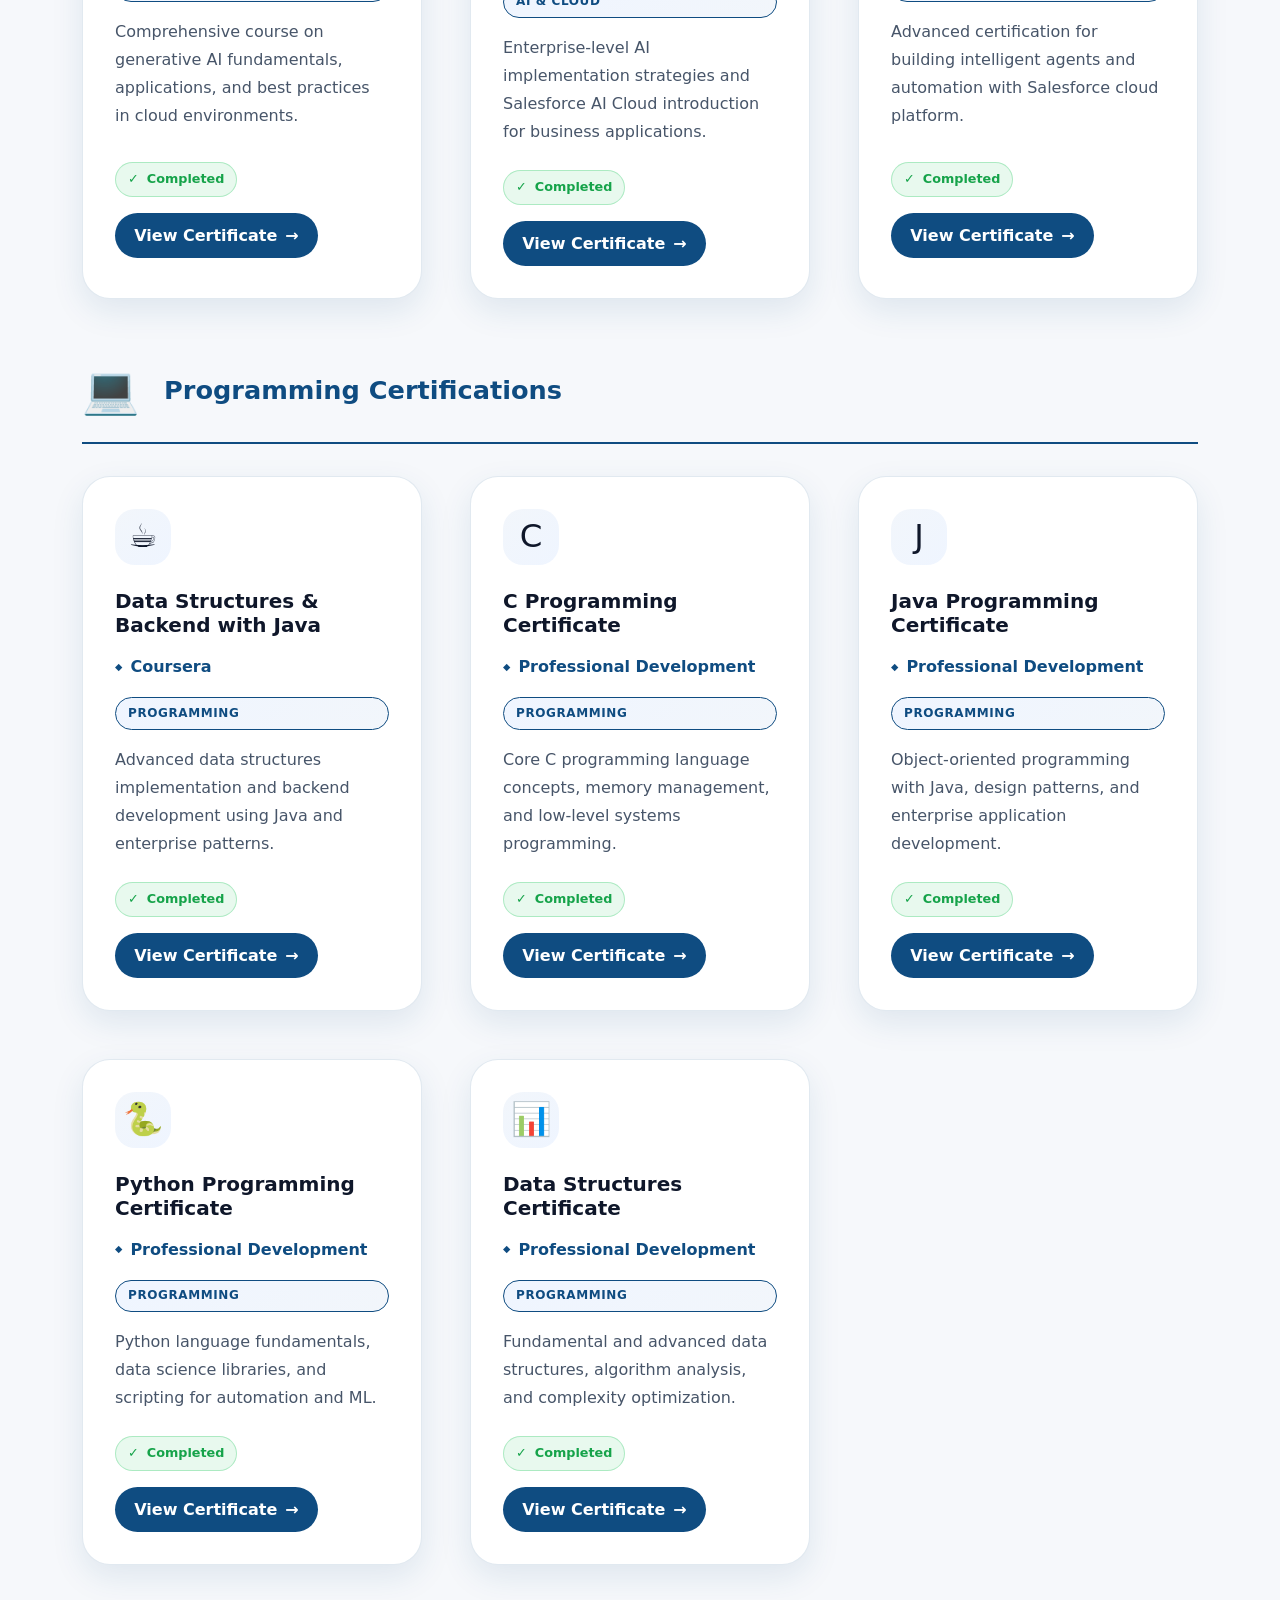
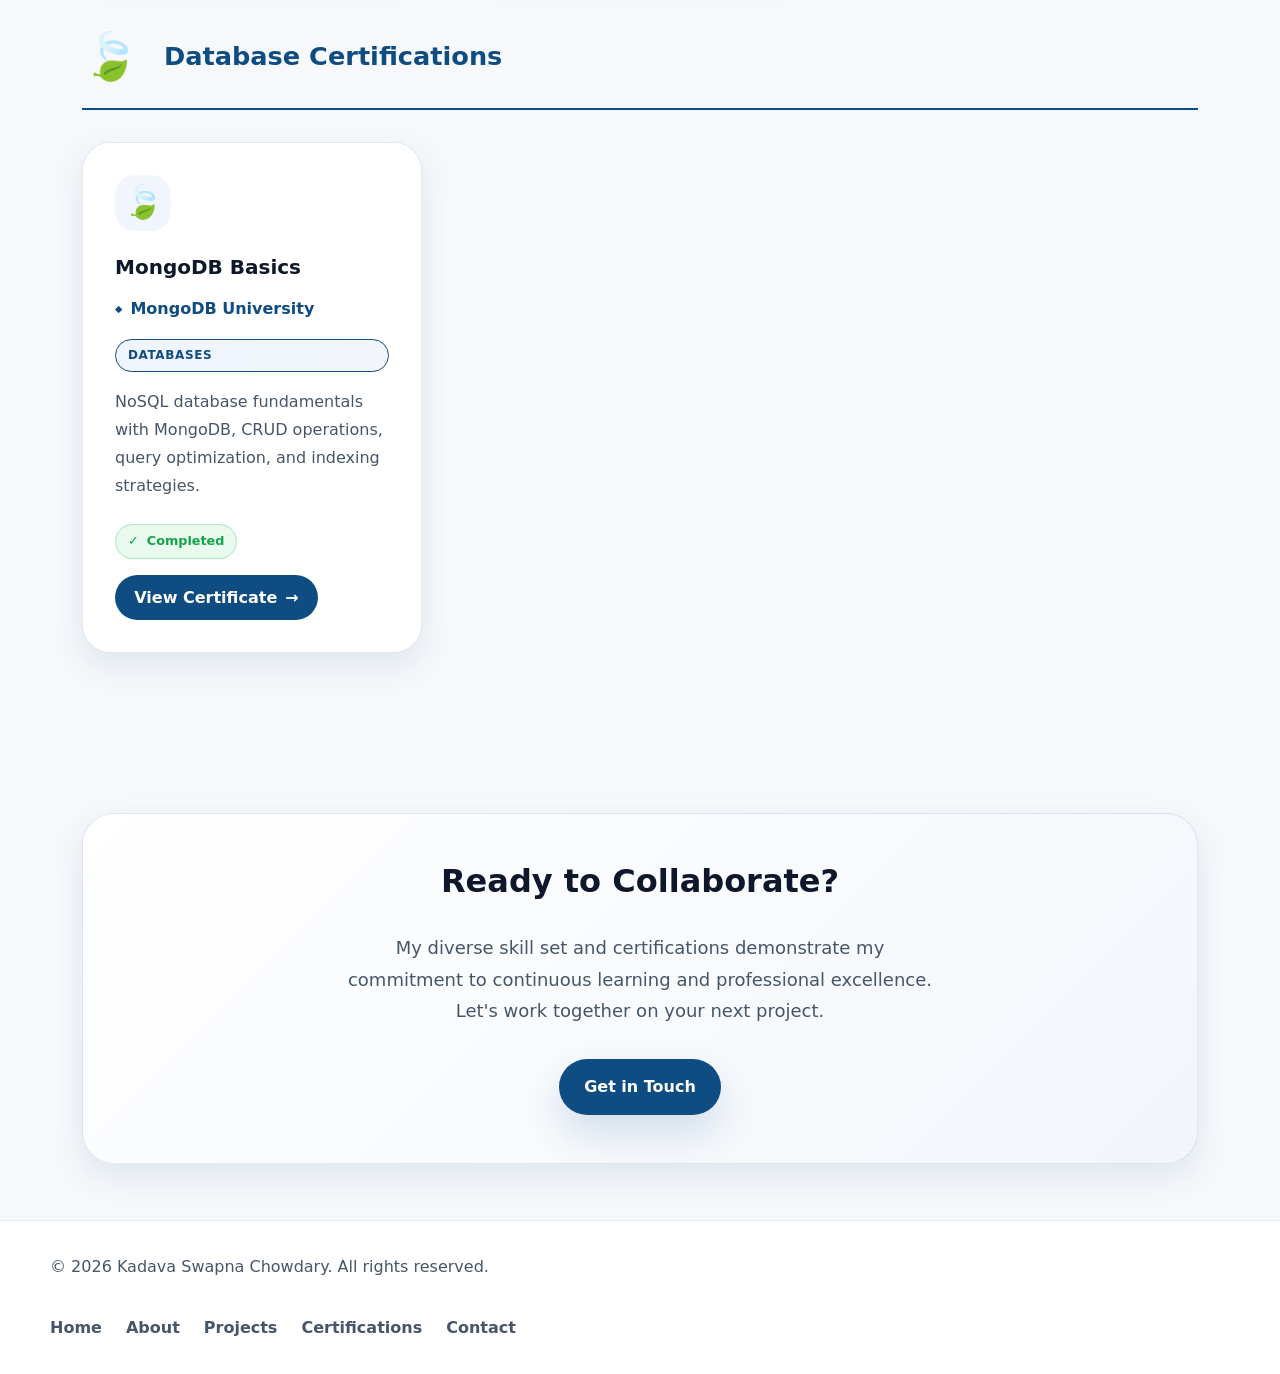
<file: certifications.html>
<!DOCTYPE html>
<html lang="en">
<head>
  <meta charset="UTF-8">
  <meta http-equiv="X-UA-Compatible" content="IE=edge">
  <meta name="viewport" content="width=device-width, initial-scale=1.0">
  <meta name="description" content="Professional certifications and credentials of Kadava Swapna Chowdary in AI, cloud, networking, and programming languages.">
  <meta name="keywords" content="certifications, Google Cloud, Salesforce, MongoDB, CCNA, programming, credentials, professional development">
  <meta name="author" content="Kadava Swapna Chowdary">
  <meta property="og:title" content="Certifications | Kadava Swapna Chowdary">
  <meta property="og:description" content="View professional certifications and credentials including Google Cloud, Salesforce, MongoDB, and Cisco certifications.">
  <meta property="og:type" content="website">
  <meta property="og:url" content="./certifications.html">
  <meta property="og:image" content="./images/certifications-preview.png">
  <title>Certifications | Kadava Swapna Chowdary</title>
  <link rel="stylesheet" href="css/style.css">
</head>
<body data-theme="light">
  <a class="skip-link" href="#main-content">Skip to content</a>
  <header class="site-header" role="banner">
    <div class="container header-inner">
      <a href="index.html" class="brand">KSC</a>
      <div class="header-actions">
        <button class="theme-toggle" id="theme-toggle" aria-label="Toggle color theme" aria-pressed="false">Dark mode</button>
        <button class="nav-toggle" aria-controls="primary-navigation" aria-expanded="false" aria-label="Open navigation menu">Menu</button>
      </div>
      <nav class="primary-navigation" id="primary-navigation" role="navigation" aria-label="Primary">
        <ul class="nav-list">
          <li><a class="nav-link" href="index.html">Home</a></li>
          <li><a class="nav-link" href="about.html">About</a></li>
          <li><a class="nav-link" href="projects.html">Projects</a></li>
          <li><a class="nav-link active" href="certifications.html">Certifications</a></li>
          <li><a class="nav-link" href="contact.html">Contact</a></li>
        </ul>
      </nav>
    </div>
  </header>
  <main id="main-content" class="site-main" role="main">
    <section class="certifications-hero section-hero" aria-labelledby="certifications-heading">
      <div class="container">
        <div class="section-header">
          <h1 id="certifications-heading">Professional Certifications</h1>
          <p>A comprehensive collection of professional credentials in cloud computing, programming, AI, and networking technologies.</p>
        </div>
      </div>
    </section>

    <section class="certifications-section section-certifications" aria-labelledby="certifications-list-heading">
      <div class="container">
        <h2 id="certifications-list-heading" class="visually-hidden">Certification Categories</h2>

        <div class="certifications-container">
          
          <!-- Cisco Networking Academy Certifications -->
          <div class="cert-category">
            <h2 class="cert-category-title">
              <span class="cert-category-icon">🌐</span>
              Cisco Networking Academy
            </h2>
            
            <div class="certification-grid">
              <!-- Introduction to Networks -->
              <article class="cert-card" aria-labelledby="cisco-1-title">
                <div class="cert-icon">🔗</div>
                <div class="cert-content">
                  <h3 id="cisco-1-title" class="cert-title">Introduction to Networks</h3>
                  <p class="cert-issuer">Cisco Networking Academy</p>
                  <span class="cert-category-badge">Networking</span>
                  <p class="cert-description">Foundation-level networking concepts, OSI model, TCP/IP protocols, and network configuration.</p>
                </div>
                <div class="cert-actions">
                  <span class="cert-badge verified">Completed</span>
                  <a href="#" class="view-credential-btn" aria-label="View Introduction to Networks certificate">View Certificate</a>
                </div>
              </article>

              <!-- Switching, Routing, and Wireless Essentials -->
              <article class="cert-card" aria-labelledby="cisco-2-title">
                <div class="cert-icon">📡</div>
                <div class="cert-content">
                  <h3 id="cisco-2-title" class="cert-title">Switching, Routing, and Wireless Essentials</h3>
                  <p class="cert-issuer">Cisco Networking Academy</p>
                  <span class="cert-category-badge">Networking</span>
                  <p class="cert-description">Advanced switching, routing protocols, wireless technologies, and network infrastructure design.</p>
                </div>
                <div class="cert-actions">
                  <span class="cert-badge verified">Completed</span>
                  <a href="#" class="view-credential-btn" aria-label="View Switching, Routing, and Wireless Essentials certificate">View Certificate</a>
                </div>
              </article>

              <!-- Enterprise Networking, Security, and Automation -->
              <article class="cert-card" aria-labelledby="cisco-3-title">
                <div class="cert-icon">🔐</div>
                <div class="cert-content">
                  <h3 id="cisco-3-title" class="cert-title">Enterprise Networking, Security, and Automation</h3>
                  <p class="cert-issuer">Cisco Networking Academy</p>
                  <span class="cert-category-badge">Networking</span>
                  <p class="cert-description">Enterprise network architecture, security protocols, network automation, and orchestration.</p>
                </div>
                <div class="cert-actions">
                  <span class="cert-badge verified">Completed</span>
                  <a href="#" class="view-credential-btn" aria-label="View Enterprise Networking, Security, and Automation certificate">View Certificate</a>
                </div>
              </article>

              <!-- Networking Essentials -->
              <article class="cert-card" aria-labelledby="cisco-4-title">
                <div class="cert-icon">🛜</div>
                <div class="cert-content">
                  <h3 id="cisco-4-title" class="cert-title">Networking Essentials</h3>
                  <p class="cert-issuer">Cisco Networking Academy</p>
                  <span class="cert-category-badge">Networking</span>
                  <p class="cert-description">Essential networking skills, device connectivity, network security, and troubleshooting fundamentals.</p>
                </div>
                <div class="cert-actions">
                  <span class="cert-badge verified">Completed</span>
                  <a href="#" class="view-credential-btn" aria-label="View Networking Essentials certificate">View Certificate</a>
                </div>
              </article>

              <!-- Introduction to Data Science -->
              <article class="cert-card" aria-labelledby="cisco-5-title">
                <div class="cert-icon">📊</div>
                <div class="cert-content">
                  <h3 id="cisco-5-title" class="cert-title">Introduction to Data Science</h3>
                  <p class="cert-issuer">Cisco Networking Academy</p>
                  <span class="cert-category-badge">Data & AI</span>
                  <p class="cert-description">Data science fundamentals, analytics, data visualization, and statistical analysis methods.</p>
                </div>
                <div class="cert-actions">
                  <span class="cert-badge verified">Completed</span>
                  <a href="#" class="view-credential-btn" aria-label="View Introduction to Data Science certificate">View Certificate</a>
                </div>
              </article>

              <!-- Introduction to Modern AI -->
              <article class="cert-card" aria-labelledby="cisco-6-title">
                <div class="cert-icon">🧠</div>
                <div class="cert-content">
                  <h3 id="cisco-6-title" class="cert-title">Introduction to Modern AI</h3>
                  <p class="cert-issuer">Cisco Networking Academy</p>
                  <span class="cert-category-badge">Data & AI</span>
                  <p class="cert-description">Modern AI concepts, machine learning principles, and practical AI application development.</p>
                </div>
                <div class="cert-actions">
                  <span class="cert-badge verified">Completed</span>
                  <a href="#" class="view-credential-btn" aria-label="View Introduction to Modern AI certificate">View Certificate</a>
                </div>
              </article>

              <!-- Apply AI: Analyze Customer Reviews -->
              <article class="cert-card" aria-labelledby="cisco-7-title">
                <div class="cert-icon">💬</div>
                <div class="cert-content">
                  <h3 id="cisco-7-title" class="cert-title">Apply AI: Analyze Customer Reviews</h3>
                  <p class="cert-issuer">Cisco Networking Academy</p>
                  <span class="cert-category-badge">Data & AI</span>
                  <p class="cert-description">Practical AI application for sentiment analysis, customer feedback analysis, and NLP techniques.</p>
                </div>
                <div class="cert-actions">
                  <span class="cert-badge verified">Completed</span>
                  <a href="#" class="view-credential-btn" aria-label="View Apply AI: Analyze Customer Reviews certificate">View Certificate</a>
                </div>
              </article>

              <!-- Python Essentials 1 -->
              <article class="cert-card" aria-labelledby="cisco-8-title">
                <div class="cert-icon">🐍</div>
                <div class="cert-content">
                  <h3 id="cisco-8-title" class="cert-title">Python Essentials 1</h3>
                  <p class="cert-issuer">Cisco Networking Academy</p>
                  <span class="cert-category-badge">Programming</span>
                  <p class="cert-description">Python fundamentals, syntax, control flow, data types, and basic programming concepts.</p>
                </div>
                <div class="cert-actions">
                  <span class="cert-badge verified">Completed</span>
                  <a href="#" class="view-credential-btn" aria-label="View Python Essentials 1 certificate">View Certificate</a>
                </div>
              </article>

              <!-- Python Essentials 2 -->
              <article class="cert-card" aria-labelledby="cisco-9-title">
                <div class="cert-icon">🐍</div>
                <div class="cert-content">
                  <h3 id="cisco-9-title" class="cert-title">Python Essentials 2</h3>
                  <p class="cert-issuer">Cisco Networking Academy</p>
                  <span class="cert-category-badge">Programming</span>
                  <p class="cert-description">Advanced Python concepts, OOP principles, modules, file handling, and advanced data structures.</p>
                </div>
                <div class="cert-actions">
                  <span class="cert-badge verified">Completed</span>
                  <a href="#" class="view-credential-btn" aria-label="View Python Essentials 2 certificate">View Certificate</a>
                </div>
              </article>

              <!-- Getting Started with Cisco Packet Tracer -->
              <article class="cert-card" aria-labelledby="cisco-10-title">
                <div class="cert-icon">💻</div>
                <div class="cert-content">
                  <h3 id="cisco-10-title" class="cert-title">Getting Started with Cisco Packet Tracer</h3>
                  <p class="cert-issuer">Cisco Networking Academy</p>
                  <span class="cert-category-badge">Tools</span>
                  <p class="cert-description">Network simulation using Cisco Packet Tracer, device configuration, and network troubleshooting.</p>
                </div>
                <div class="cert-actions">
                  <span class="cert-badge verified">Completed</span>
                  <a href="#" class="view-credential-btn" aria-label="View Getting Started with Cisco Packet Tracer certificate">View Certificate</a>
                </div>
              </article>

              <!-- Exploring Networking with Cisco Packet Tracer -->
              <article class="cert-card" aria-labelledby="cisco-11-title">
                <div class="cert-icon">🔍</div>
                <div class="cert-content">
                  <h3 id="cisco-11-title" class="cert-title">Exploring Networking with Cisco Packet Tracer</h3>
                  <p class="cert-issuer">Cisco Networking Academy</p>
                  <span class="cert-category-badge">Tools</span>
                  <p class="cert-description">Advanced network simulation, topology design, and practical hands-on networking experience.</p>
                </div>
                <div class="cert-actions">
                  <span class="cert-badge verified">Completed</span>
                  <a href="#" class="view-credential-btn" aria-label="View Exploring Networking with Cisco Packet Tracer certificate">View Certificate</a>
                </div>
              </article>
            </div>
          </div>

          <!-- AI & Cloud Certifications -->
          <div class="cert-category">
            <h2 class="cert-category-title">
              <span class="cert-category-icon">☁️</span>
              AI & Cloud Certifications
            </h2>
            
            <div class="certification-grid">
              <!-- Generative AI -->
              <article class="cert-card" aria-labelledby="ai-1-title">
                <div class="cert-icon">🤖</div>
                <div class="cert-content">
                  <h3 id="ai-1-title" class="cert-title">Generative AI</h3>
                  <p class="cert-issuer">Google Cloud / Coursera</p>
                  <span class="cert-category-badge">AI & Cloud</span>
                  <p class="cert-description">Comprehensive course on generative AI fundamentals, applications, and best practices in cloud environments.</p>
                </div>
                <div class="cert-actions">
                  <span class="cert-badge verified">Completed</span>
                  <a href="#" class="view-credential-btn" aria-label="View Generative AI certificate">View Certificate</a>
                </div>
              </article>

              <!-- Getting Started with Enterprise AI -->
              <article class="cert-card" aria-labelledby="ai-2-title">
                <div class="cert-icon">💼</div>
                <div class="cert-content">
                  <h3 id="ai-2-title" class="cert-title">Getting Started with Enterprise AI</h3>
                  <p class="cert-issuer">Salesforce</p>
                  <span class="cert-category-badge">AI & Cloud</span>
                  <p class="cert-description">Enterprise-level AI implementation strategies and Salesforce AI Cloud introduction for business applications.</p>
                </div>
                <div class="cert-actions">
                  <span class="cert-badge verified">Completed</span>
                  <a href="#" class="view-credential-btn" aria-label="View Getting Started with Enterprise AI certificate">View Certificate</a>
                </div>
              </article>

              <!-- Agentblazer Innovator -->
              <article class="cert-card" aria-labelledby="ai-3-title">
                <div class="cert-icon">⚡</div>
                <div class="cert-content">
                  <h3 id="ai-3-title" class="cert-title">Agentblazer Innovator</h3>
                  <p class="cert-issuer">Salesforce</p>
                  <span class="cert-category-badge">AI & Cloud</span>
                  <p class="cert-description">Advanced certification for building intelligent agents and automation with Salesforce cloud platform.</p>
                </div>
                <div class="cert-actions">
                  <span class="cert-badge verified">Completed</span>
                  <a href="#" class="view-credential-btn" aria-label="View Agentblazer Innovator certificate">View Certificate</a>
                </div>
              </article>
            </div>
          </div>

          <!-- Programming Certifications -->
          <div class="cert-category">
            <h2 class="cert-category-title">
              <span class="cert-category-icon">💻</span>
              Programming Certifications
            </h2>
            
            <div class="certification-grid">
              <!-- Data Structures & Backend with Java -->
              <article class="cert-card" aria-labelledby="prog-1-title">
                <div class="cert-icon">☕</div>
                <div class="cert-content">
                  <h3 id="prog-1-title" class="cert-title">Data Structures & Backend with Java</h3>
                  <p class="cert-issuer">Coursera</p>
                  <span class="cert-category-badge">Programming</span>
                  <p class="cert-description">Advanced data structures implementation and backend development using Java and enterprise patterns.</p>
                </div>
                <div class="cert-actions">
                  <span class="cert-badge verified">Completed</span>
                  <a href="#" class="view-credential-btn" aria-label="View Data Structures & Backend with Java certificate">View Certificate</a>
                </div>
              </article>

              <!-- C Programming Certificate -->
              <article class="cert-card" aria-labelledby="prog-2-title">
                <div class="cert-icon">C</div>
                <div class="cert-content">
                  <h3 id="prog-2-title" class="cert-title">C Programming Certificate</h3>
                  <p class="cert-issuer">Professional Development</p>
                  <span class="cert-category-badge">Programming</span>
                  <p class="cert-description">Core C programming language concepts, memory management, and low-level systems programming.</p>
                </div>
                <div class="cert-actions">
                  <span class="cert-badge verified">Completed</span>
                  <a href="#" class="view-credential-btn" aria-label="View C Programming certificate">View Certificate</a>
                </div>
              </article>

              <!-- Java Programming Certificate -->
              <article class="cert-card" aria-labelledby="prog-3-title">
                <div class="cert-icon">J</div>
                <div class="cert-content">
                  <h3 id="prog-3-title" class="cert-title">Java Programming Certificate</h3>
                  <p class="cert-issuer">Professional Development</p>
                  <span class="cert-category-badge">Programming</span>
                  <p class="cert-description">Object-oriented programming with Java, design patterns, and enterprise application development.</p>
                </div>
                <div class="cert-actions">
                  <span class="cert-badge verified">Completed</span>
                  <a href="#" class="view-credential-btn" aria-label="View Java Programming certificate">View Certificate</a>
                </div>
              </article>

              <!-- Python Programming Certificate -->
              <article class="cert-card" aria-labelledby="prog-4-title">
                <div class="cert-icon">🐍</div>
                <div class="cert-content">
                  <h3 id="prog-4-title" class="cert-title">Python Programming Certificate</h3>
                  <p class="cert-issuer">Professional Development</p>
                  <span class="cert-category-badge">Programming</span>
                  <p class="cert-description">Python language fundamentals, data science libraries, and scripting for automation and ML.</p>
                </div>
                <div class="cert-actions">
                  <span class="cert-badge verified">Completed</span>
                  <a href="#" class="view-credential-btn" aria-label="View Python Programming certificate">View Certificate</a>
                </div>
              </article>

              <!-- Data Structures Certificate -->
              <article class="cert-card" aria-labelledby="prog-5-title">
                <div class="cert-icon">📊</div>
                <div class="cert-content">
                  <h3 id="prog-5-title" class="cert-title">Data Structures Certificate</h3>
                  <p class="cert-issuer">Professional Development</p>
                  <span class="cert-category-badge">Programming</span>
                  <p class="cert-description">Fundamental and advanced data structures, algorithm analysis, and complexity optimization.</p>
                </div>
                <div class="cert-actions">
                  <span class="cert-badge verified">Completed</span>
                  <a href="#" class="view-credential-btn" aria-label="View Data Structures certificate">View Certificate</a>
                </div>
              </article>
            </div>
          </div>

          <!-- Database Certifications -->
          <div class="cert-category">
            <h2 class="cert-category-title">
              <span class="cert-category-icon">🍃</span>
              Database Certifications
            </h2>
            
            <div class="certification-grid">
              <!-- MongoDB Basics -->
              <article class="cert-card" aria-labelledby="db-1-title">
                <div class="cert-icon">🍃</div>
                <div class="cert-content">
                  <h3 id="db-1-title" class="cert-title">MongoDB Basics</h3>
                  <p class="cert-issuer">MongoDB University</p>
                  <span class="cert-category-badge">Databases</span>
                  <p class="cert-description">NoSQL database fundamentals with MongoDB, CRUD operations, query optimization, and indexing strategies.</p>
                </div>
                <div class="cert-actions">
                  <span class="cert-badge verified">Completed</span>
                  <a href="#" class="view-credential-btn" aria-label="View MongoDB Basics certificate">View Certificate</a>
                </div>
              </article>
            </div>
          </div>

        </div>
      </div>
    </section>

    <!-- CTA Section -->
    <section class="cta-section section-cta" aria-labelledby="cta-heading">
      <div class="container">
        <div class="cta-panel">
          <h2 id="cta-heading">Ready to Collaborate?</h2>
          <p>My diverse skill set and certifications demonstrate my commitment to continuous learning and professional excellence. Let's work together on your next project.</p>
          <a class="button button-primary" href="contact.html">Get in Touch</a>
        </div>
      </div>
    </section>
  </main>

  <footer class="site-footer" role="contentinfo">
    <div class="container footer-inner">
      <p>© 2026 Kadava Swapna Chowdary. All rights reserved.</p>
      <nav aria-label="Footer">
        <ul class="footer-list">
          <li><a href="index.html">Home</a></li>
          <li><a href="about.html">About</a></li>
          <li><a href="projects.html">Projects</a></li>
          <li><a href="certifications.html">Certifications</a></li>
          <li><a href="contact.html">Contact</a></li>
        </ul>
      </nav>
    </div>
  </footer>

  <script>
    const navToggle = document.querySelector('.nav-toggle');
    const nav = document.querySelector('.primary-navigation');
    const themeToggle = document.querySelector('#theme-toggle');

    const savedTheme = localStorage.getItem('portfolio-theme');
    const prefersDark = window.matchMedia('(prefers-color-scheme: dark)').matches;
    const initialTheme = savedTheme || (prefersDark ? 'dark' : 'light');

    document.body.dataset.theme = initialTheme;
    updateThemeButton(initialTheme);

    function updateThemeButton(theme) {
      themeToggle.textContent = theme === 'dark' ? 'Light mode' : 'Dark mode';
      themeToggle.setAttribute('aria-pressed', theme === 'dark');
    }

    themeToggle.addEventListener('click', () => {
      const currentTheme = document.body.dataset.theme === 'dark' ? 'dark' : 'light';
      const nextTheme = currentTheme === 'dark' ? 'light' : 'dark';
      document.body.dataset.theme = nextTheme;
      localStorage.setItem('portfolio-theme', nextTheme);
      updateThemeButton(nextTheme);
    });

    navToggle.addEventListener('click', () => {
      const expanded = navToggle.getAttribute('aria-expanded') === 'true';
      navToggle.setAttribute('aria-expanded', String(!expanded));
      nav.classList.toggle('nav-open');
    });

    // Handle View Certificate links
    document.querySelectorAll('.view-credential-btn').forEach(link => {
      link.addEventListener('click', (e) => {
        // If href is just "#", prevent navigation and log
        if (link.getAttribute('href') === '#') {
          e.preventDefault();
          console.log('Certificate credential link - to be configured:', link.getAttribute('aria-label'));
        }
      });
    });
  </script>
</body>
</html>
</file>
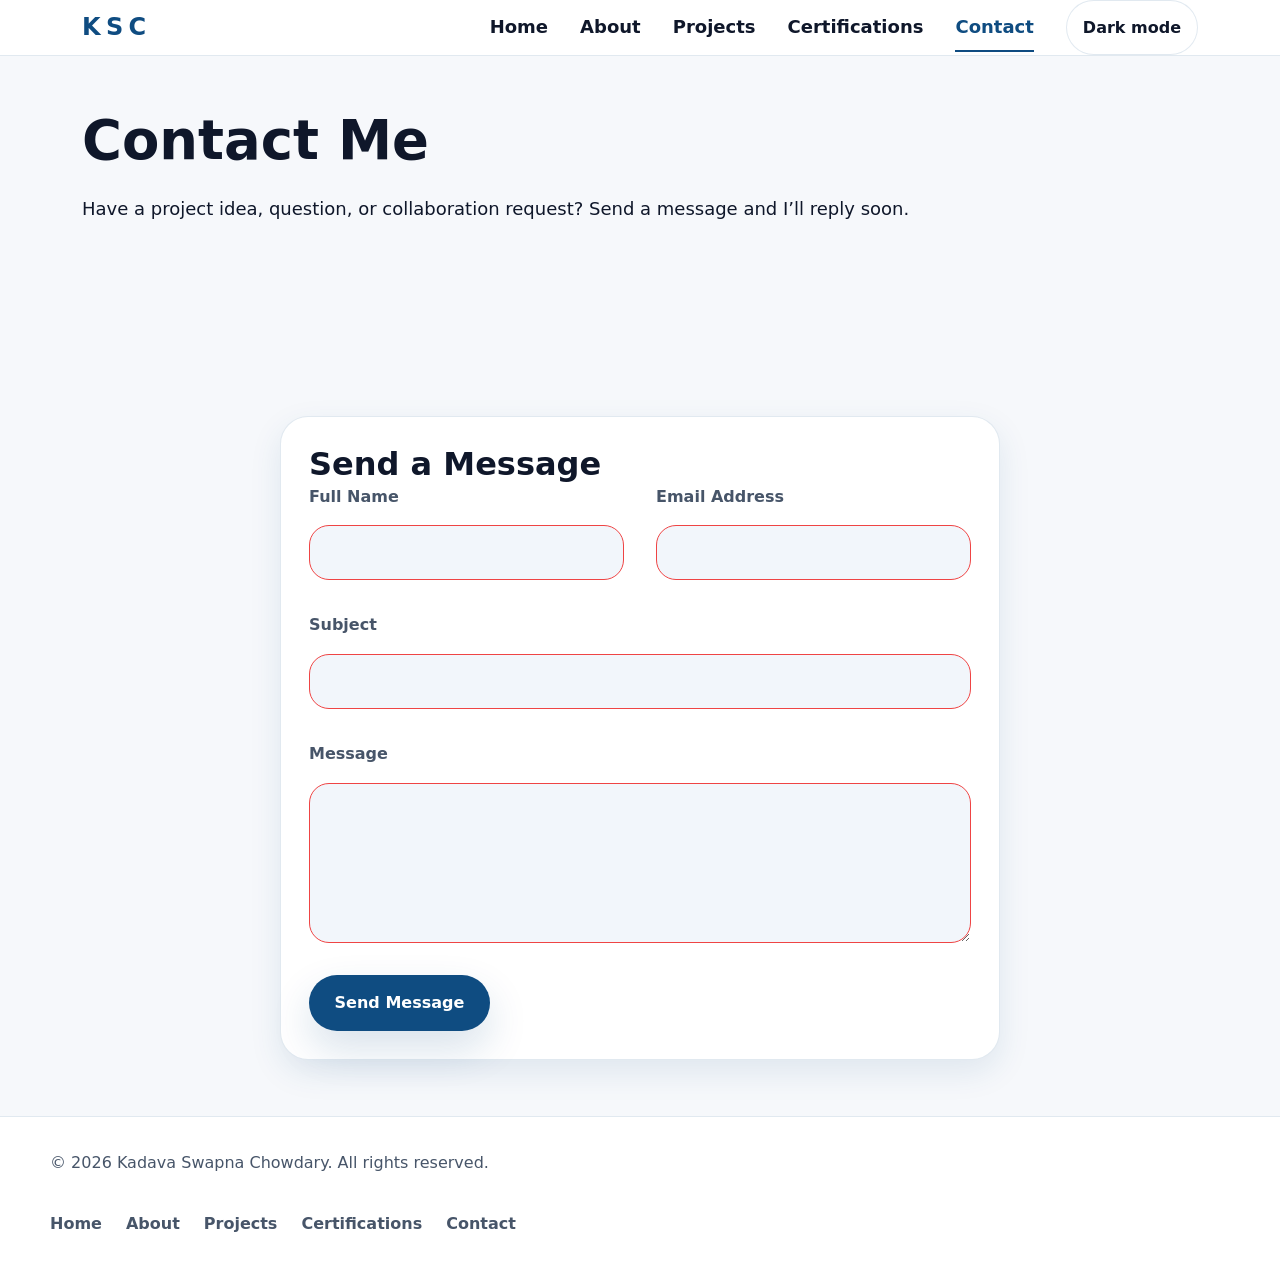
<file: contact.html>
<!DOCTYPE html>
<html lang="en">
<head>
  <meta charset="UTF-8">
  <meta http-equiv="X-UA-Compatible" content="IE=edge">
  <meta name="viewport" content="width=device-width, initial-scale=1.0">
  <meta name="description" content="Contact page for Kadava Swapna Chowdary with an accessible form for inquiries and project collaboration.">
  <meta name="keywords" content="contact, portfolio, email, inquiries, collaboration, Kadava Swapna Chowdary">
  <meta name="author" content="Kadava Swapna Chowdary">
  <meta property="og:title" content="Contact | Kadava Swapna Chowdary">
  <meta property="og:description" content="Get in touch with Kadava Swapna Chowdary for web development projects and collaborations.">
  <meta property="og:type" content="website">
  <meta property="og:url" content="./contact.html">
  <meta property="og:image" content="./images/contact-preview.png">
  <title>Contact | Kadava Swapna Chowdary</title>
  <link rel="stylesheet" href="css/style.css">
</head>
<body data-theme="light">
  <a class="skip-link" href="#main-content">Skip to content</a>
  <header class="site-header" role="banner">
    <div class="container header-inner">
      <a href="index.html" class="brand">KSC</a>
      <div class="header-actions">
        <button class="theme-toggle" id="theme-toggle" aria-label="Toggle color theme" aria-pressed="false">Dark mode</button>
        <button class="nav-toggle" aria-controls="primary-navigation" aria-expanded="false" aria-label="Open navigation menu">Menu</button>
      </div>
      <nav class="primary-navigation" id="primary-navigation" role="navigation" aria-label="Primary">
        <ul class="nav-list">
          <li><a class="nav-link" href="index.html">Home</a></li>
          <li><a class="nav-link" href="about.html">About</a></li>
          <li><a class="nav-link" href="projects.html">Projects</a></li>
          <li><a class="nav-link" href="certifications.html">Certifications</a></li>
          <li><a class="nav-link active" href="contact.html">Contact</a></li>
        </ul>
      </nav>
    </div>
  </header>
  <main id="main-content" class="site-main" role="main">
    <section class="contact-hero section-hero" aria-labelledby="contact-heading">
      <div class="container">
        <div class="section-header">
          <h1 id="contact-heading">Contact Me</h1>
          <p>Have a project idea, question, or collaboration request? Send a message and I’ll reply soon.</p>
        </div>
      </div>
    </section>
    <section class="contact-form section-contact" aria-labelledby="contact-form-heading">
      <div class="container form-panel">
        <h2 id="contact-form-heading">Send a Message</h2>
        <form action="#" method="post" novalidate>
          <div class="form-grid">
            <div class="form-group">
              <label for="full-name">Full Name</label>
              <input type="text" id="full-name" name="full-name" required aria-required="true" aria-label="Full Name">
            </div>
            <div class="form-group">
              <label for="email">Email Address</label>
              <input type="email" id="email" name="email" required aria-required="true" aria-label="Email Address">
            </div>
            <div class="form-group full-width">
              <label for="subject">Subject</label>
              <input type="text" id="subject" name="subject" required aria-required="true" aria-label="Subject">
            </div>
            <div class="form-group full-width">
              <label for="message">Message</label>
              <textarea id="message" name="message" rows="6" required aria-required="true" aria-label="Message"></textarea>
            </div>
          </div>
          <button type="submit" class="button button-primary">Send Message</button>
        </form>
      </div>
    </section>
  </main>
  <footer class="site-footer" role="contentinfo">
    <div class="container footer-inner">
      <p>© 2026 Kadava Swapna Chowdary. All rights reserved.</p>
      <nav aria-label="Footer">
        <ul class="footer-list">
          <li><a href="index.html">Home</a></li>
          <li><a href="about.html">About</a></li>
          <li><a href="projects.html">Projects</a></li>
          <li><a href="certifications.html">Certifications</a></li>
          <li><a href="contact.html">Contact</a></li>
        </ul>
      </nav>
    </div>
  </footer>
  <script>
    const navToggle = document.querySelector('.nav-toggle');
    const nav = document.querySelector('.primary-navigation');
    const themeToggle = document.querySelector('#theme-toggle');

    const savedTheme = localStorage.getItem('portfolio-theme');
    const prefersDark = window.matchMedia('(prefers-color-scheme: dark)').matches;
    const initialTheme = savedTheme || (prefersDark ? 'dark' : 'light');

    document.body.dataset.theme = initialTheme;
    updateThemeButton(initialTheme);

    function updateThemeButton(theme) {
      themeToggle.textContent = theme === 'dark' ? 'Light mode' : 'Dark mode';
      themeToggle.setAttribute('aria-pressed', theme === 'dark');
    }

    themeToggle.addEventListener('click', () => {
      const currentTheme = document.body.dataset.theme === 'dark' ? 'dark' : 'light';
      const nextTheme = currentTheme === 'dark' ? 'light' : 'dark';
      document.body.dataset.theme = nextTheme;
      localStorage.setItem('portfolio-theme', nextTheme);
      updateThemeButton(nextTheme);
    });

    navToggle.addEventListener('click', () => {
      const expanded = navToggle.getAttribute('aria-expanded') === 'true';
      navToggle.setAttribute('aria-expanded', String(!expanded));
      nav.classList.toggle('nav-open');
    });
  </script>
</body>
</html>
</file>
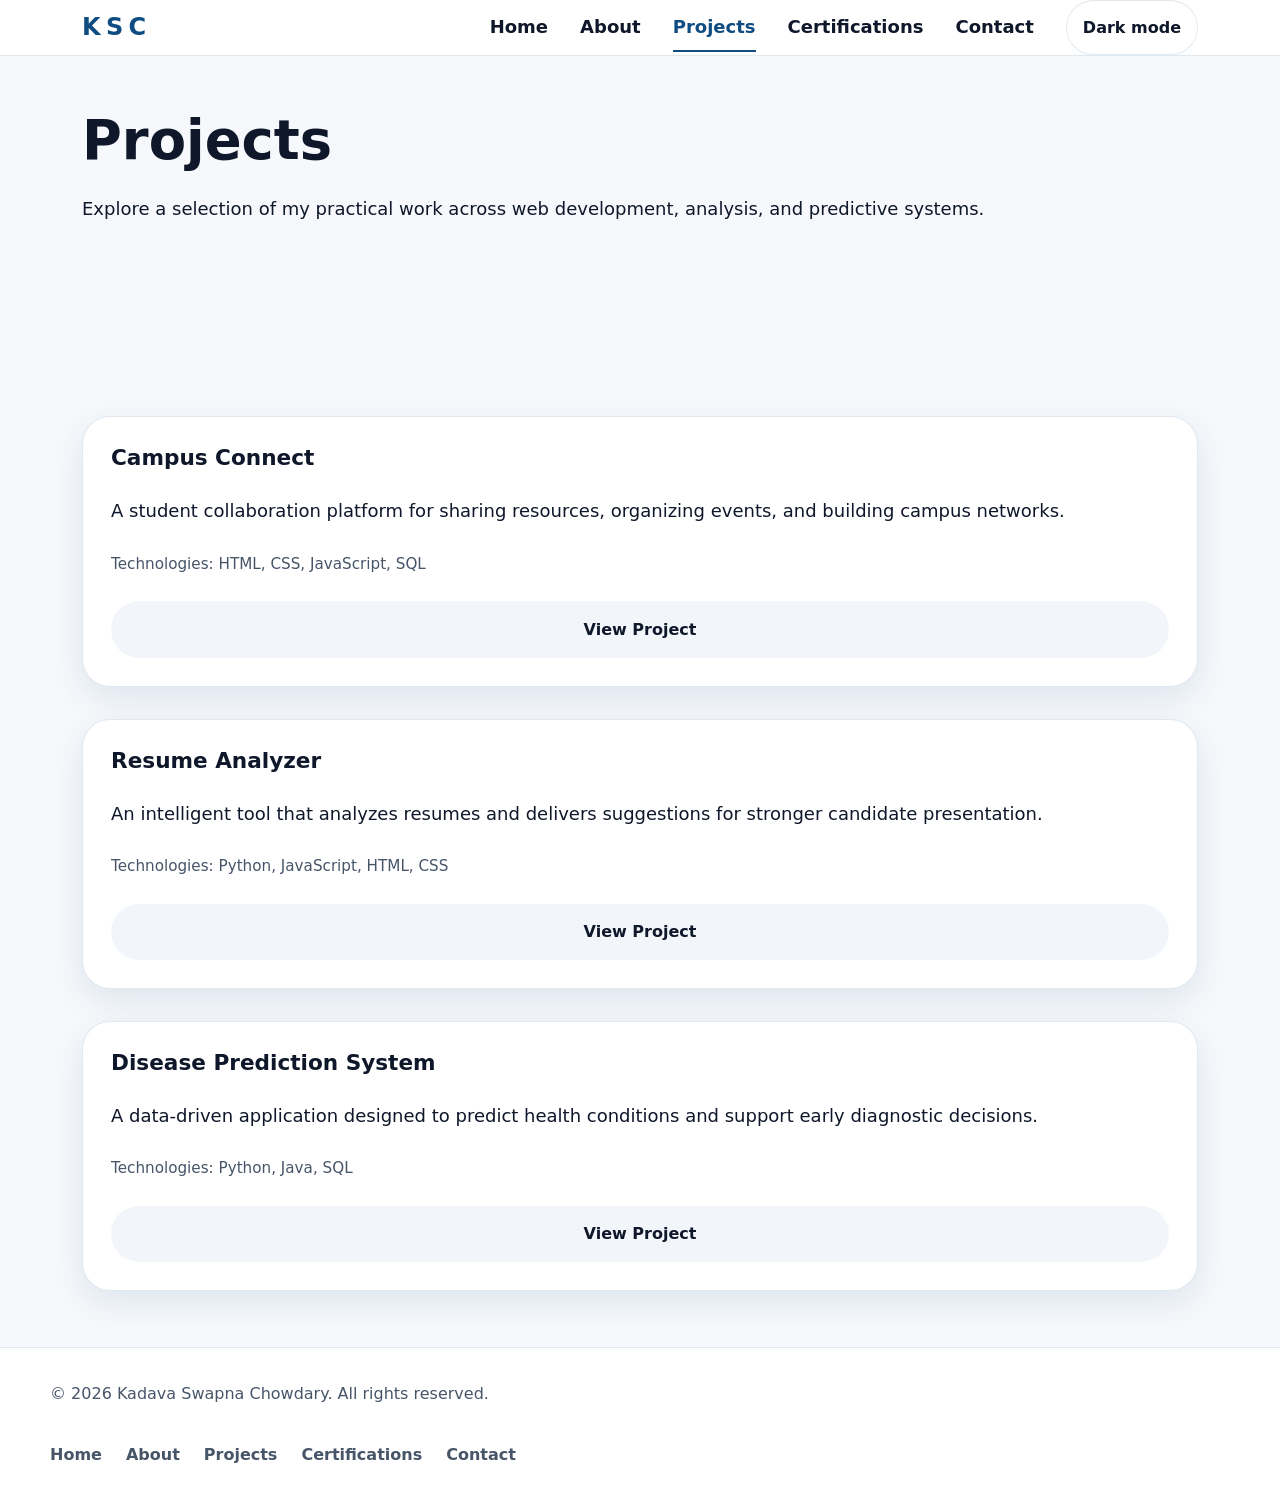
<file: projects.html>
<!DOCTYPE html>
<html lang="en">
<head>
  <meta charset="UTF-8">
  <meta http-equiv="X-UA-Compatible" content="IE=edge">
  <meta name="viewport" content="width=device-width, initial-scale=1.0">
  <meta name="description" content="Projects by Kadava Swapna Chowdary including Campus Connect, Resume Analyzer, and Disease Prediction System.">
  <meta name="keywords" content="projects, Campus Connect, Resume Analyzer, Disease Prediction System, portfolio, web development">
  <meta name="author" content="Kadava Swapna Chowdary">
  <meta property="og:title" content="Projects | Kadava Swapna Chowdary">
  <meta property="og:description" content="Explore the projects created by Kadava Swapna Chowdary, including accessible experiences and intelligent systems.">
  <meta property="og:type" content="website">
  <meta property="og:url" content="./projects.html">
  <meta property="og:image" content="./images/projects-preview.png">
  <title>Projects | Kadava Swapna Chowdary</title>
  <link rel="stylesheet" href="css/style.css">
</head>
<body data-theme="light">
  <a class="skip-link" href="#main-content">Skip to content</a>
  <header class="site-header" role="banner">
    <div class="container header-inner">
      <a href="index.html" class="brand">KSC</a>
      <div class="header-actions">
        <button class="theme-toggle" id="theme-toggle" aria-label="Toggle color theme" aria-pressed="false">Dark mode</button>
        <button class="nav-toggle" aria-controls="primary-navigation" aria-expanded="false" aria-label="Open navigation menu">Menu</button>
      </div>
      <nav class="primary-navigation" id="primary-navigation" role="navigation" aria-label="Primary">
        <ul class="nav-list">
          <li><a class="nav-link" href="index.html">Home</a></li>
          <li><a class="nav-link" href="about.html">About</a></li>
          <li><a class="nav-link active" href="projects.html">Projects</a></li>
          <li><a class="nav-link" href="certifications.html">Certifications</a></li>
          <li><a class="nav-link" href="contact.html">Contact</a></li>
        </ul>
      </nav>
    </div>
  </header>
  <main id="main-content" class="site-main" role="main">
    <section class="projects-hero section-hero" aria-labelledby="projects-heading">
      <div class="container">
        <div class="section-header">
          <h1 id="projects-heading">Projects</h1>
          <p>Explore a selection of my practical work across web development, analysis, and predictive systems.</p>
        </div>
      </div>
    </section>
    <section class="projects-list section-projects" aria-labelledby="projects-list-heading">
      <div class="container">
        <h2 id="projects-list-heading" class="visually-hidden">Project Cards</h2>
        <div class="project-grid">
          <article class="project-card" id="campus-connect">
            <h3>Campus Connect</h3>
            <p>A student collaboration platform for sharing resources, organizing events, and building campus networks.</p>
            <p class="project-tech">Technologies: HTML, CSS, JavaScript, SQL</p>
            <a class="button button-tertiary" href="contact.html">View Project</a>
          </article>
          <article class="project-card" id="resume-analyzer">
            <h3>Resume Analyzer</h3>
            <p>An intelligent tool that analyzes resumes and delivers suggestions for stronger candidate presentation.</p>
            <p class="project-tech">Technologies: Python, JavaScript, HTML, CSS</p>
            <a class="button button-tertiary" href="contact.html">View Project</a>
          </article>
          <article class="project-card" id="disease-prediction-system">
            <h3>Disease Prediction System</h3>
            <p>A data-driven application designed to predict health conditions and support early diagnostic decisions.</p>
            <p class="project-tech">Technologies: Python, Java, SQL</p>
            <a class="button button-tertiary" href="contact.html">View Project</a>
          </article>
        </div>
      </div>
    </section>
  </main>
  <footer class="site-footer" role="contentinfo">
    <div class="container footer-inner">
      <p>© 2026 Kadava Swapna Chowdary. All rights reserved.</p>
      <nav aria-label="Footer">
        <ul class="footer-list">
          <li><a href="index.html">Home</a></li>
          <li><a href="about.html">About</a></li>
          <li><a href="projects.html">Projects</a></li>
          <li><a href="certifications.html">Certifications</a></li>
          <li><a href="contact.html">Contact</a></li>
        </ul>
      </nav>
    </div>
  </footer>
  <script>
    const navToggle = document.querySelector('.nav-toggle');
    const nav = document.querySelector('.primary-navigation');
    const themeToggle = document.querySelector('#theme-toggle');

    const savedTheme = localStorage.getItem('portfolio-theme');
    const prefersDark = window.matchMedia('(prefers-color-scheme: dark)').matches;
    const initialTheme = savedTheme || (prefersDark ? 'dark' : 'light');

    document.body.dataset.theme = initialTheme;
    updateThemeButton(initialTheme);

    function updateThemeButton(theme) {
      themeToggle.textContent = theme === 'dark' ? 'Light mode' : 'Dark mode';
      themeToggle.setAttribute('aria-pressed', theme === 'dark');
    }

    themeToggle.addEventListener('click', () => {
      const currentTheme = document.body.dataset.theme === 'dark' ? 'dark' : 'light';
      const nextTheme = currentTheme === 'dark' ? 'light' : 'dark';
      document.body.dataset.theme = nextTheme;
      localStorage.setItem('portfolio-theme', nextTheme);
      updateThemeButton(nextTheme);
    });

    navToggle.addEventListener('click', () => {
      const expanded = navToggle.getAttribute('aria-expanded') === 'true';
      navToggle.setAttribute('aria-expanded', String(!expanded));
      nav.classList.toggle('nav-open');
    });
  </script>
</body>
</html>
</file>
<file: css/style.css>
:root {
  /* Light Mode - Primary Colors */
  --primary-color: #0f4c81;
  --secondary-color: #1d6fa5;
  --accent-color: #2a70ff;
  
  /* Light Mode - Background & Surface */
  --background-color: #f6f8fb;
  --surface-color: #ffffff;
  --surface-muted: #f2f6fb;
  --surface-interactive: #eff5ff;
  
  /* Light Mode - Text */
  --text-color: #0f172a;
  --text-muted: #475569;
  --text-light: #64748b;
  
  /* Light Mode - Borders & Shadows */
  --border-color: rgba(15, 76, 129, 0.12);
  --shadow-sm: 0 2px 8px rgba(15, 76, 129, 0.08);
  --shadow-md: 0 12px 32px rgba(15, 76, 129, 0.1);
  --shadow-lg: 0 24px 64px rgba(15, 76, 129, 0.12);
  --shadow-xl: 0 32px 96px rgba(15, 76, 129, 0.15);
  
  /* Design System */
  --radius: 28px;
  --radius-lg: 32px;
  --radius-md: 20px;
  --radius-sm: 12px;
  --radius-pill: 999px;
  
  /* Spacing Scale */
  --space-xs: 0.5rem;
  --space-sm: 1rem;
  --space-md: 1.5rem;
  --space-lg: 2rem;
  --space-xl: 3rem;
  --space-2xl: 4rem;
  
  /* Typography */
  --font-size-sm: clamp(0.875rem, 1.5vw, 1rem);
  --font-size-base: clamp(1rem, 1.8vw, 1.125rem);
  --font-size-lg: clamp(1.15rem, 2vw, 1.5rem);
  --line-height-tight: 1.2;
  --line-height-normal: 1.6;
  --line-height-relaxed: 1.75;
  
  /* Transitions */
  --transition-fast: 0.15s ease;
  --transition-base: 0.3s ease;
  --transition-slow: 0.5s ease;
  
  /* Z-index Scale */
  --z-dropdown: 100;
  --z-sticky: 50;
  --z-overlay: 999;
}

body[data-theme="dark"] {
  /* Dark Mode - Primary Colors */
  --primary-color: #8ab5ff;
  --secondary-color: #6db7ff;
  --accent-color: #5ba3ff;
  
  /* Dark Mode - Background & Surface */
  --background-color: #060b16;
  --surface-color: rgba(12, 18, 28, 0.96);
  --surface-muted: rgba(23, 32, 47, 0.92);
  --surface-interactive: rgba(30, 41, 59, 0.8);
  
  /* Dark Mode - Text */
  --text-color: #eff5ff;
  --text-muted: #94a3b8;
  --text-light: #cbd5e1;
  
  /* Dark Mode - Borders & Shadows */
  --border-color: rgba(148, 163, 184, 0.16);
  --shadow-sm: 0 2px 8px rgba(0, 0, 0, 0.2);
  --shadow-md: 0 12px 32px rgba(0, 0, 0, 0.3);
  --shadow-lg: 0 28px 72px rgba(0, 0, 0, 0.42);
  --shadow-xl: 0 32px 96px rgba(0, 0, 0, 0.5);
}

/* ================================================================
   CORE LAYOUT & TYPOGRAPHY
   ================================================================ */

* {
  box-sizing: border-box;
}

html {
  scroll-behavior: smooth;
}

/* Reduced motion support - Accessibility requirement */
@media (prefers-reduced-motion: reduce) {
  *,
  *::before,
  *::after {
    animation-duration: 0.01ms !important;
    animation-iteration-count: 1 !important;
    transition-duration: 0.01ms !important;
    scroll-behavior: auto !important;
  }
}

body {
  margin: 0;
  min-height: 100vh;
  font-family: Inter, system-ui, -apple-system, BlinkMacSystemFont, 'Segoe UI', sans-serif;
  background: var(--background-color);
  color: var(--text-color);
  line-height: var(--line-height-normal);
  transition: background-color var(--transition-base), color var(--transition-base);
  font-size: var(--font-size-base);
}

a {
  color: inherit;
  text-decoration: none;
  transition: color var(--transition-base);
}

a:focus-visible {
  outline: 3px solid var(--primary-color);
  outline-offset: 2px;
  border-radius: 2px;
}

button {
  font: inherit;
  cursor: pointer;
}

img {
  max-width: 100%;
  display: block;
  height: auto;
}

/* Skip link for keyboard accessibility */
.skip-link {
  position: absolute;
  top: -3rem;
  left: var(--space-sm);
  background: var(--primary-color);
  color: #ffffff;
  padding: var(--space-xs) var(--space-sm);
  border-radius: var(--radius-pill);
  z-index: var(--z-overlay);
  transition: top var(--transition-base);
  font-weight: 600;
  text-decoration: none;
}

.skip-link:focus {
  top: var(--space-sm);
}

/* Container - Responsive max-width with padding */
.container {
  width: min(1180px, calc(100% - 2rem));
  margin: 0 auto;
  padding: 0 var(--space-sm);
}

/* ================================================================
   ANIMATIONS
   ================================================================ */

@keyframes fadeInUp {
  from {
    opacity: 0;
    transform: translateY(20px);
  }
  to {
    opacity: 1;
    transform: translateY(0);
  }
}

@keyframes slideInLeft {
  from {
    opacity: 0;
    transform: translateX(-30px);
  }
  to {
    opacity: 1;
    transform: translateX(0);
  }
}

@keyframes slideInRight {
  from {
    opacity: 0;
    transform: translateX(30px);
  }
  to {
    opacity: 1;
    transform: translateX(0);
  }
}

@keyframes pulse {
  0%, 100% {
    opacity: 1;
  }
  50% {
    opacity: 0.5;
  }
}

/* ================================================================
   HEADER & NAVIGATION
   ================================================================ */

.site-header {
  position: sticky;
  top: 0;
  z-index: var(--z-sticky);
  background: rgba(255, 255, 255, 0.95);
  border-bottom: 1px solid var(--border-color);
  backdrop-filter: blur(18px);
  transition: background-color var(--transition-base), border-color var(--transition-base);
}

body[data-theme="dark"] .site-header {
  background: rgba(8, 14, 24, 0.95);
}

.header-inner {
  display: grid;
  grid-template-columns: auto 1fr;
  grid-template-areas:
    'brand actions'
    'nav nav';
  align-items: center;
  gap: var(--space-md);
  padding: var(--space-md) 0;
}

.brand {
  grid-area: brand;
  font-size: clamp(1.15rem, 2vw, 1.5rem);
  font-weight: 900;
  letter-spacing: 0.22em;
  color: var(--primary-color);
  transition: color var(--transition-base);
}

.brand:hover,
.brand:focus-visible {
  color: var(--secondary-color);
}

.header-actions {
  grid-area: actions;
  display: flex;
  gap: var(--space-sm);
  justify-content: flex-end;
  align-items: center;
}

.theme-toggle,
.nav-toggle {
  border: 1px solid var(--border-color);
  background: var(--surface-color);
  color: var(--text-color);
  padding: 0.85rem 1rem;
  border-radius: var(--radius-pill);
  cursor: pointer;
  transition: transform var(--transition-base), background-color var(--transition-base), color var(--transition-base), border-color var(--transition-base);
  font-weight: 600;
  font-size: var(--font-size-sm);
  min-width: 44px;
  min-height: 44px;
  display: flex;
  align-items: center;
  justify-content: center;
}

.theme-toggle:hover,
.nav-toggle:hover {
  transform: translateY(-2px);
  border-color: var(--primary-color);
  background: var(--surface-interactive);
}

.theme-toggle:focus-visible,
.nav-toggle:focus-visible {
  outline: 3px solid var(--primary-color);
  outline-offset: 2px;
}

.nav-toggle {
  display: flex;
}

.primary-navigation {
  grid-area: nav;
}

.nav-list {
  list-style: none;
  margin: 0;
  padding: var(--space-md) 0 0;
  display: grid;
  gap: var(--space-md);
}

.nav-link {
  color: var(--text-color);
  font-weight: 600;
  padding: var(--space-xs) 0;
  font-size: var(--font-size-base);
  position: relative;
  transition: color var(--transition-base);
  display: inline-block;
}

.nav-link::after {
  content: '';
  position: absolute;
  bottom: -2px;
  left: 0;
  width: 0;
  height: 2px;
  background: var(--primary-color);
  transition: width var(--transition-base);
}

.nav-link:hover::after,
.nav-link.active::after {
  width: 100%;
}

.nav-link.active,
.nav-link:focus-visible {
  color: var(--primary-color);
}

/* ================================================================
   RESPONSIVE BREAKPOINTS
   ================================================================ */

/* Tablet Breakpoint (768px - 1023px) */
@media (min-width: 768px) {
  .container {
    width: min(1180px, calc(100% - 3rem));
    padding: 0 var(--space-md);
  }

  .header-inner {
    grid-template-columns: auto 1fr auto;
    grid-template-areas: 'brand nav actions';
    gap: var(--space-lg);
  }

  .nav-toggle {
    display: none !important;
  }

  .primary-navigation {
    display: block !important;
  }

  .nav-list {
    grid-auto-flow: column;
    justify-content: end;
    align-items: center;
    padding: 0;
    gap: var(--space-lg);
  }

  .hero-grid {
    grid-template-columns: minmax(0, 1.4fr) minmax(280px, 1fr);
    align-items: center;
  }

  .about-grid {
    grid-template-columns: minmax(0, 2fr) minmax(300px, 1fr);
    align-items: start;
    gap: var(--space-xl);
  }

  .skills-grid,
  .project-grid,
  .certification-grid {
    grid-template-columns: repeat(auto-fit, minmax(260px, 1fr));
    gap: var(--space-lg);
  }

  .form-grid {
    grid-template-columns: repeat(2, 1fr);
  }

  .section-hero,
  .section-contact,
  .section-about,
  .section-projects {
    padding: clamp(3rem, 10vw, 4.5rem) 0;
  }
}

/* Desktop Breakpoint (1024px+) */
@media (min-width: 1024px) {
  .container {
    width: min(1180px, calc(100% - 4rem));
    padding: 0 var(--space-lg);
  }

  .site-main {
    gap: var(--space-2xl);
  }

  .project-grid,
  .skills-grid,
  .certification-grid {
    grid-template-columns: repeat(3, 1fr);
    gap: var(--space-xl);
  }

  .about-grid {
    grid-template-columns: 1.6fr 1fr;
  }

  .form-grid {
    grid-template-columns: repeat(2, 1fr);
  }

  .footer-inner {
    grid-template-columns: 1fr auto;
    align-items: center;
  }
}

/* ================================================================
   TYPOGRAPHY
   ================================================================ */

.section-header {
  display: grid;
  gap: var(--space-md);
  margin-bottom: var(--space-lg);
}

.eyebrow {
  color: var(--secondary-color);
  font-weight: 700;
  letter-spacing: 0.12em;
  text-transform: uppercase;
  margin: 0;
  font-size: var(--font-size-sm);
}

h1,
h2,
h3,
h4,
h5,
h6 {
  margin: 0;
  font-weight: 900;
  color: var(--text-color);
  line-height: var(--line-height-tight);
}

h1 {
  font-size: clamp(2rem, 5vw, 3.4rem);
  line-height: 1.05;
}

h2 {
  font-size: clamp(1.5rem, 2.6vw, 2rem);
}

h3 {
  font-size: clamp(1.05rem, 1.8vw, 1.35rem);
}

p {
  margin: 0;
  line-height: var(--line-height-relaxed);
}

/* Text utility classes */
.text-muted {
  color: var(--text-muted);
}

.text-light {
  color: var(--text-light);
}

/* ================================================================
   MAIN LAYOUT
   ================================================================ */

.site-main {
  display: grid;
  gap: var(--space-xl);
}

.section-hero,
.section-about,
.section-skills,
.section-projects,
.section-contact,
.section-cta,
.section-certifications {
  padding: clamp(2rem, 8vw, 3.5rem) 0;
}

/* ================================================================
   HERO SECTION - Using CSS Grid
   ================================================================ */

.hero-grid {
  display: grid;
  grid-template-columns: 1fr;
  gap: clamp(1.5rem, 4vw, 2rem);
  align-items: center;
}

.hero-copy {
  display: grid;
  gap: var(--space-lg);
}

.hero-copy span {
  color: var(--primary-color);
  font-weight: 900;
}

.hero-text {
  color: var(--text-muted);
  font-size: var(--font-size-base);
  line-height: var(--line-height-relaxed);
}

.hero-card {
  background: var(--surface-color);
  border: 1px solid var(--border-color);
  border-radius: var(--radius);
  padding: clamp(1.5rem, 4vw, 2rem);
  box-shadow: var(--shadow-lg);
  transition: transform var(--transition-base), box-shadow var(--transition-base), border-color var(--transition-base);
}

.hero-card:hover {
  transform: translateY(-4px);
  box-shadow: var(--shadow-xl);
  border-color: var(--primary-color);
}

.hero-card-content h2 {
  margin-bottom: var(--space-md);
  font-size: clamp(1.15rem, 2vw, 1.35rem);
}

.hero-card-content ul {
  list-style: disc;
  padding-left: 1.25rem;
  margin: 0;
  color: var(--text-muted);
  display: grid;
  gap: var(--space-sm);
}

.hero-card-content li {
  line-height: var(--line-height-relaxed);
}

.hero-actions {
  display: flex;
  flex-wrap: wrap;
  gap: var(--space-md);
  align-items: center;
}

/* ================================================================
   BUTTONS - Using Flexbox
   ================================================================ */

.button {
  display: inline-flex;
  align-items: center;
  justify-content: center;
  padding: clamp(0.85rem, 1.2vw, 1rem) clamp(1rem, 2vw, 1.75rem);
  border-radius: var(--radius-pill);
  border: none;
  cursor: pointer;
  transition: transform var(--transition-base), box-shadow var(--transition-base), background-color var(--transition-base);
  font-weight: 600;
  font-size: var(--font-size-sm);
  min-height: 44px;
  white-space: nowrap;
}

.button-primary {
  background: var(--primary-color);
  color: #ffffff;
  box-shadow: 0 18px 40px rgba(15, 76, 129, 0.16);
}

.button-primary:hover {
  transform: translateY(-2px);
  box-shadow: 0 24px 56px rgba(15, 76, 129, 0.24);
}

.button-secondary {
  background: var(--surface-color);
  color: var(--text-color);
  border: 1px solid var(--border-color);
}

.button-secondary:hover {
  background: var(--surface-interactive);
  border-color: var(--primary-color);
}

.button-tertiary {
  background: var(--surface-muted);
  color: var(--text-color);
}

.button-tertiary:hover {
  background: var(--surface-interactive);
  transform: translateY(-2px);
}

.button:focus-visible {
  outline: 3px solid var(--primary-color);
  outline-offset: 2px;
}

/* ================================================================
   CARDS & COMPONENTS - Using CSS Grid
   ================================================================ */

.skill-card,
.project-card,
.cert-card,
.form-panel,
.card {
  background: var(--surface-color);
  border: 1px solid var(--border-color);
  border-radius: var(--radius);
  padding: clamp(1.25rem, 3vw, 1.75rem);
  box-shadow: var(--shadow-md);
  transition: transform var(--transition-base), box-shadow var(--transition-base), border-color var(--transition-base);
}

.skill-card,
.project-card,
.cert-card {
  display: grid;
  gap: var(--space-md);
}

.skill-card:hover,
.cert-card:hover {
  transform: translateY(-4px);
  box-shadow: var(--shadow-lg);
  border-color: var(--primary-color);
}

.project-card {
  transition: transform var(--transition-base), box-shadow var(--transition-base);
}

.project-card:hover {
  transform: translateY(-6px);
  box-shadow: var(--shadow-xl);
  border-color: var(--primary-color);
}

.project-tech {
  font-size: 0.95rem;
  color: var(--text-muted);
}

.card {
  display: grid;
  gap: var(--space-md);
}

.card h2 {
  margin-bottom: 0;
}

.card ul {
  list-style: disc;
  padding-left: 1.25rem;
  margin: 0;
  display: grid;
  gap: var(--space-sm);
}

/* ================================================================
   GRID SECTIONS
   ================================================================ */

.skills-grid,
.project-grid,
.certification-grid {
  display: grid;
  grid-template-columns: 1fr;
  gap: var(--space-lg);
}

.about-grid {
  display: grid;
  grid-template-columns: 1fr;
  gap: var(--space-xl);
}

.section-projects .project-grid {
  gap: var(--space-lg);
}

.project-aside {
  padding: var(--space-xl) 0 0;
}

.aside-card {
  display: grid;
  gap: var(--space-lg);
}

.certification-grid {
  display: grid;
}

/* ================================================================
   FORMS - Using CSS Grid & Flexbox
   ================================================================ */

.form-panel {
  max-width: 720px;
  margin: 0 auto;
}

.form-grid {
  display: grid;
  gap: var(--space-lg);
  margin-bottom: var(--space-lg);
}

.form-group {
  display: grid;
  gap: var(--space-sm);
}

.form-group label {
  color: var(--text-muted);
  font-weight: 600;
  font-size: var(--font-size-sm);
}

.form-group input,
.form-group textarea {
  width: 100%;
  border: 1px solid var(--border-color);
  border-radius: var(--radius-md);
  padding: 1rem 1.125rem;
  background: var(--surface-muted);
  color: var(--text-color);
  font-family: inherit;
  font-size: var(--font-size-base);
  transition: border-color var(--transition-base), box-shadow var(--transition-base), background-color var(--transition-base);
  min-height: 44px;
}

.form-group input::placeholder,
.form-group textarea::placeholder {
  color: var(--text-light);
}

.form-group input:hover,
.form-group textarea:hover {
  border-color: var(--primary-color);
}

.form-group input:focus,
.form-group textarea:focus {
  border-color: var(--primary-color);
  box-shadow: 0 0 0 4px rgba(15, 76, 129, 0.12);
  background: var(--surface-color);
  outline: none;
}

.form-group input:invalid,
.form-group textarea:invalid {
  border-color: #ef4444;
}

.form-group textarea {
  min-height: 10rem;
  resize: vertical;
}

.full-width {
  grid-column: 1 / -1;
}

/* ================================================================
   CERTIFICATIONS SECTION - Using CSS Grid
   ================================================================ */

.section-certifications {
  padding: clamp(2rem, 8vw, 3.5rem) 0;
}

.certifications-container {
  display: grid;
  gap: var(--space-2xl);
}

.cert-category {
  display: grid;
  gap: var(--space-lg);
}

.cert-category-title {
  font-size: clamp(1.25rem, 2.2vw, 1.6rem);
  font-weight: 900;
  color: var(--primary-color);
  padding-bottom: var(--space-md);
  border-bottom: 2px solid var(--primary-color);
  display: flex;
  align-items: center;
  gap: var(--space-md);
}

.cert-category-icon {
  font-size: 1.8em;
}

.certification-grid {
  display: grid;
  grid-template-columns: 1fr;
  gap: var(--space-lg);
}

.cert-card {
  background: var(--surface-color);
  border: 1px solid var(--border-color);
  border-radius: var(--radius);
  padding: clamp(1.5rem, 3vw, 2rem);
  box-shadow: var(--shadow-md);
  transition: all var(--transition-base);
  display: grid;
  grid-template-columns: auto 1fr;
  gap: var(--space-md);
  align-items: start;
  position: relative;
  overflow: hidden;
}

.cert-card::before {
  content: '';
  position: absolute;
  top: 0;
  left: 0;
  right: 0;
  height: 4px;
  background: linear-gradient(90deg, var(--primary-color), var(--secondary-color), var(--accent-color));
  transform: scaleX(0);
  transform-origin: left;
  transition: transform var(--transition-base);
}

.cert-card:hover {
  transform: translateY(-4px);
  box-shadow: var(--shadow-lg);
  border-color: var(--primary-color);
}

.cert-card:hover::before {
  transform: scaleX(1);
}

.cert-card:focus-within {
  border-color: var(--primary-color);
  box-shadow: 0 0 0 4px rgba(15, 76, 129, 0.12);
}

.cert-icon {
  display: flex;
  align-items: center;
  justify-content: center;
  width: 56px;
  height: 56px;
  background: linear-gradient(135deg, var(--surface-muted), var(--surface-interactive));
  border-radius: var(--radius-md);
  font-size: 1.8em;
  flex-shrink: 0;
  transition: all var(--transition-base);
}

.cert-card:hover .cert-icon {
  background: linear-gradient(135deg, var(--primary-color), var(--secondary-color));
  color: #ffffff;
  transform: scale(1.1);
}

.cert-content {
  display: grid;
  gap: var(--space-sm);
  min-width: 0;
}

.cert-title {
  font-size: clamp(1.05rem, 1.8vw, 1.25rem);
  font-weight: 800;
  color: var(--text-color);
  margin: 0;
  line-height: var(--line-height-tight);
}

.cert-issuer {
  display: flex;
  align-items: center;
  gap: var(--space-xs);
  font-weight: 600;
  color: var(--primary-color);
  font-size: var(--font-size-sm);
}

.cert-issuer::before {
  content: '◆';
  font-size: 0.6em;
}

.cert-description {
  color: var(--text-muted);
  font-size: var(--font-size-sm);
  line-height: var(--line-height-relaxed);
  margin: 0;
}

.cert-category-badge {
  display: inline-flex;
  align-items: center;
  padding: 0.35rem 0.75rem;
  background: linear-gradient(135deg, var(--surface-interactive), var(--surface-muted));
  border: 1px solid var(--primary-color);
  border-radius: var(--radius-pill);
  font-size: 0.75rem;
  font-weight: 700;
  color: var(--primary-color);
  text-transform: uppercase;
  letter-spacing: 0.05em;
  transition: all var(--transition-base);
  white-space: nowrap;
}

.cert-card:hover .cert-category-badge {
  background: var(--primary-color);
  color: #ffffff;
}

.cert-actions {
  grid-column: 1 / -1;
  display: flex;
  gap: var(--space-sm);
  flex-wrap: wrap;
}

.cert-badge {
  display: inline-flex;
  align-items: center;
  gap: var(--space-xs);
  padding: 0.4rem 0.75rem;
  background: var(--surface-muted);
  border: 1px solid var(--border-color);
  border-radius: var(--radius-pill);
  font-size: 0.8rem;
  font-weight: 600;
  color: var(--text-color);
}

.cert-badge.verified {
  background: rgba(34, 197, 94, 0.1);
  border-color: rgba(34, 197, 94, 0.3);
  color: #16a34a;
}

.cert-badge::before {
  content: '✓';
  font-weight: bold;
}

.view-credential-btn {
  display: inline-flex;
  align-items: center;
  justify-content: center;
  gap: var(--space-xs);
  padding: 0.6rem 1.2rem;
  background: var(--primary-color);
  color: #ffffff;
  border: none;
  border-radius: var(--radius-pill);
  font-size: var(--font-size-sm);
  font-weight: 600;
  cursor: pointer;
  transition: all var(--transition-base);
  min-height: 40px;
  white-space: nowrap;
  text-decoration: none;
  display: inline-flex;
}

.view-credential-btn::after {
  content: '→';
  transition: transform var(--transition-base);
}

.view-credential-btn:hover {
  transform: translateY(-2px);
  box-shadow: 0 8px 20px rgba(15, 76, 129, 0.24);
  background: var(--secondary-color);
}

.view-credential-btn:hover::after {
  transform: translateX(4px);
}

.view-credential-btn:focus-visible {
  outline: 3px solid var(--primary-color);
  outline-offset: 2px;
}

.view-credential-btn:disabled {
  opacity: 0.5;
  cursor: not-allowed;
  transform: none;
}

.cert-placeholder {
  text-align: center;
  padding: var(--space-xl);
  background: var(--surface-muted);
  border: 2px dashed var(--border-color);
  border-radius: var(--radius-md);
  color: var(--text-muted);
}

.cert-placeholder-icon {
  font-size: 2.5em;
  margin-bottom: var(--space-md);
}

.cert-placeholder p {
  margin: 0;
  font-size: var(--font-size-sm);
}

/* Dark mode adjustments for certification cards */
body[data-theme="dark"] .cert-card {
  border-color: rgba(148, 163, 184, 0.2);
}

body[data-theme="dark"] .cert-icon {
  background: linear-gradient(135deg, rgba(23, 32, 47, 0.92), rgba(30, 41, 59, 0.8));
}

body[data-theme="dark"] .cert-card:hover .cert-icon {
  background: linear-gradient(135deg, rgba(109, 183, 255, 0.3), rgba(91, 163, 255, 0.3));
  color: #8ab5ff;
}

body[data-theme="dark"] .cert-badge {
  background: rgba(30, 41, 59, 0.8);
  border-color: rgba(148, 163, 184, 0.2);
}

body[data-theme="dark"] .cert-badge.verified {
  background: rgba(34, 197, 94, 0.15);
  border-color: rgba(34, 197, 94, 0.4);
  color: #4ade80;
}

/* Responsive adjustments for certification cards */
@media (min-width: 768px) {
  .certification-grid {
    grid-template-columns: repeat(auto-fit, minmax(260px, 1fr));
    gap: var(--space-lg);
  }

  .cert-card {
    grid-template-columns: 1fr;
    gap: var(--space-md);
  }

  .cert-card {
    padding: clamp(1.5rem, 3vw, 2rem);
  }
}

@media (min-width: 1024px) {
  .certification-grid {
    grid-template-columns: repeat(3, 1fr);
    gap: var(--space-xl);
  }

  .cert-card {
    padding: 2rem;
  }
}

/* CTA SECTION - Using CSS Grid */
/* ================================================================
   CTA SECTION - Using CSS Grid
   ================================================================ */

.cta-panel {
  display: grid;
  gap: var(--space-lg);
  text-align: center;
  background: linear-gradient(135deg, var(--surface-color) 0%, var(--surface-muted) 100%);
  border: 1px solid var(--border-color);
  border-radius: var(--radius-lg);
  padding: clamp(2rem, 8vw, 3rem);
  box-shadow: var(--shadow-md);
}

.cta-panel h2 {
  margin: 0;
}

.cta-panel p {
  color: var(--text-muted);
  max-width: 600px;
  margin: 0 auto;
}

.cta-panel .button {
  justify-self: center;
}

/* ================================================================
   ABOUT SECTION - Using CSS Grid
   ================================================================ */

.about-copy {
  display: grid;
  gap: var(--space-lg);
}

.about-copy p {
  color: var(--text-muted);
  line-height: var(--line-height-relaxed);
}

.about-aside {
  display: grid;
  gap: var(--space-lg);
}

/* ================================================================
   FOOTER - Using CSS Grid & Flexbox
   ================================================================ */

.site-footer {
  background: var(--surface-color);
  border-top: 1px solid var(--border-color);
  margin-top: auto;
}

.footer-inner {
  display: grid;
  grid-template-columns: 1fr;
  gap: var(--space-lg);
  align-items: center;
  padding: var(--space-lg) 0;
}

.footer-inner p {
  margin: 0;
  color: var(--text-muted);
  font-size: var(--font-size-sm);
}

.footer-list {
  list-style: none;
  margin: 0;
  padding: 0;
  display: flex;
  flex-wrap: wrap;
  gap: var(--space-md);
}

.footer-list a {
  color: var(--text-muted);
  font-size: var(--font-size-sm);
  font-weight: 600;
  transition: color var(--transition-base);
}

.footer-list a:hover,
.footer-list a:focus-visible {
  color: var(--primary-color);
}

/* ================================================================
   ACCESSIBILITY UTILITIES
   ================================================================ */

.visually-hidden {
  position: absolute;
  width: 1px;
  height: 1px;
  margin: -1px;
  padding: 0;
  overflow: hidden;
  clip: rect(0 0 0 0);
  white-space: nowrap;
  border: 0;
}

/* Focus visible styling for better accessibility */
*:focus-visible {
  outline: 3px solid var(--primary-color);
  outline-offset: 2px;
}

/* High contrast mode support */
@media (prefers-contrast: more) {
  :root {
    --shadow-lg: 0 24px 64px rgba(15, 76, 129, 0.25);
    --shadow-xl: 0 32px 96px rgba(15, 76, 129, 0.3);
  }
  
  body[data-theme="dark"] {
    --shadow-lg: 0 28px 72px rgba(0, 0, 0, 0.6);
    --shadow-xl: 0 32px 96px rgba(0, 0, 0, 0.7);
  }
}

/* ================================================================
   PRINT STYLES
   ================================================================ */

@media print {
  body {
    background: white;
    color: black;
  }
  
  .site-header,
  .site-footer,
  .button,
  .theme-toggle,
  .nav-toggle {
    display: none;
  }
  
  a {
    text-decoration: underline;
  }
}
</file>
<file: todo-app/css/style.css>
/* -----------------------------------------
   Design System & Custom Properties
----------------------------------------- */
:root {
  /* Fonts */
  --font-main: 'Outfit', -apple-system, BlinkMacSystemFont, 'Segoe UI', Roboto, Helvetica, Arial, sans-serif;
  
  /* Shared Colors (Common to both themes) */
  --color-success: #10b981;
  --color-success-bg: rgba(16, 185, 129, 0.15);
  --color-info: #0ea5e9;
  --color-info-bg: rgba(14, 165, 233, 0.15);
  --color-warning: #f59e0b;
  --color-warning-bg: rgba(245, 158, 11, 0.15);
  --color-danger: #ef4444;
  --color-danger-bg: rgba(239, 68, 68, 0.15);
  --color-overdue: #f43f5e;
  
  /* Transition Speeds */
  --transition-fast: 0.15s ease;
  --transition-normal: 0.3s cubic-bezier(0.4, 0, 0.2, 1);
  --transition-slow: 0.5s cubic-bezier(0.4, 0, 0.2, 1);
}

/* Dark Theme (Default) */
body[data-theme="dark"] {
  --bg-gradient: linear-gradient(135deg, #0f172a 0%, #1e1b4b 50%, #020617 100%);
  --accent-color: #8b5cf6; /* Violet */
  --accent-color-hover: #7c3aed;
  --accent-color-glow: rgba(139, 92, 246, 0.4);
  --secondary-color: #06b6d4; /* Cyan */
  
  --panel-bg: rgba(30, 41, 59, 0.45);
  --panel-border: rgba(255, 255, 255, 0.08);
  --panel-shadow: rgba(0, 0, 0, 0.3);
  
  --text-main: #f8fafc;
  --text-muted: #94a3b8;
  --text-inverse: #0f172a;
  
  --input-bg: rgba(15, 23, 42, 0.6);
  --input-border: rgba(255, 255, 255, 0.1);
  --input-focus-border: #8b5cf6;
  
  --card-bg: rgba(255, 255, 255, 0.03);
  --card-bg-completed: rgba(255, 255, 255, 0.01);
  --card-border: rgba(255, 255, 255, 0.05);
  --card-border-completed: rgba(255, 255, 255, 0.02);
  --card-shadow: rgba(0, 0, 0, 0.1);
  
  --focus-ring-color: #38bdf8;
  
  --bubble-1-color: rgba(99, 102, 241, 0.2);
  --bubble-2-color: rgba(6, 182, 212, 0.15);
  --bubble-3-color: rgba(236, 72, 153, 0.15);
}

/* Light Theme */
body[data-theme="light"] {
  --bg-gradient: linear-gradient(135deg, #e0f2fe 0%, #f3e8ff 50%, #e0e7ff 100%);
  --accent-color: #6366f1; /* Indigo */
  --accent-color-hover: #4f46e5;
  --accent-color-glow: rgba(99, 102, 241, 0.3);
  --secondary-color: #06b6d4; /* Cyan */
  
  --panel-bg: rgba(255, 255, 255, 0.45);
  --panel-border: rgba(99, 102, 241, 0.15);
  --panel-shadow: rgba(99, 102, 241, 0.08);
  
  --text-main: #1e1b4b;
  --text-muted: #64748b;
  --text-inverse: #ffffff;
  
  --input-bg: rgba(255, 255, 255, 0.7);
  --input-border: rgba(99, 102, 241, 0.2);
  --input-focus-border: #6366f1;
  
  --card-bg: rgba(255, 255, 255, 0.5);
  --card-bg-completed: rgba(255, 255, 255, 0.2);
  --card-border: rgba(99, 102, 241, 0.1);
  --card-border-completed: rgba(99, 102, 241, 0.05);
  --card-shadow: rgba(99, 102, 241, 0.04);
  
  --focus-ring-color: #4f46e5;
  
  --bubble-1-color: rgba(129, 140, 248, 0.25);
  --bubble-2-color: rgba(103, 232, 249, 0.25);
  --bubble-3-color: rgba(251, 207, 232, 0.25);
}

/* -----------------------------------------
   Reset & Base Styles
----------------------------------------- */
*, *::before, *::after {
  box-sizing: border-box;
  margin: 0;
  padding: 0;
}

body {
  font-family: var(--font-main);
  background: var(--bg-gradient);
  color: var(--text-main);
  min-height: 100vh;
  display: flex;
  flex-direction: column;
  justify-content: flex-start;
  align-items: center;
  position: relative;
  overflow-x: hidden;
  transition: background var(--transition-slow), color var(--transition-normal);
  line-height: 1.5;
  -webkit-font-smoothing: antialiased;
}

/* Accessibility: Keyboard Skip Link */
.skip-link {
  position: absolute;
  top: -100px;
  left: 20px;
  background: var(--accent-color);
  color: var(--text-inverse);
  padding: 10px 20px;
  border-radius: 8px;
  text-decoration: none;
  font-weight: 500;
  z-index: 1000;
  transition: top var(--transition-fast);
  box-shadow: 0 4px 12px var(--accent-color-glow);
}

.skip-link:focus-visible {
  top: 20px;
  outline: 3px solid var(--focus-ring-color);
}

/* Accessibility: Screen Reader Only Utility */
.sr-only {
  position: absolute;
  width: 1px;
  height: 1px;
  padding: 0;
  margin: -1px;
  overflow: hidden;
  clip: rect(0, 0, 0, 0);
  border: 0;
}

/* Keyboard Focus Outline */
*:focus-visible {
  outline: 3px solid var(--focus-ring-color);
  outline-offset: 2px;
}

/* -----------------------------------------
   Background Blobs (WOW Visual Factor)
----------------------------------------- */
.background-decorations {
  position: fixed;
  top: 0;
  left: 0;
  right: 0;
  bottom: 0;
  z-index: -1;
  pointer-events: none;
  overflow: hidden;
}

.bubble {
  position: absolute;
  border-radius: 50%;
  filter: blur(80px);
  animation: float 25s infinite ease-in-out alternate;
  opacity: 0.8;
}

.bubble-1 {
  width: 45vw;
  height: 45vw;
  max-width: 500px;
  max-height: 500px;
  top: -10%;
  left: -10%;
  background: var(--bubble-1-color);
  animation-duration: 20s;
}

.bubble-2 {
  width: 40vw;
  height: 40vw;
  max-width: 450px;
  max-height: 450px;
  bottom: -5%;
  right: -5%;
  background: var(--bubble-2-color);
  animation-duration: 25s;
  animation-delay: -5s;
}

.bubble-3 {
  width: 35vw;
  height: 35vw;
  max-width: 400px;
  max-height: 400px;
  top: 40%;
  left: 50%;
  transform: translate(-50%, -50%);
  background: var(--bubble-3-color);
  animation-duration: 30s;
  animation-delay: -10s;
}

@keyframes float {
  0% {
    transform: translate(0, 0) scale(1) rotate(0deg);
  }
  50% {
    transform: translate(40px, 30px) scale(1.1) rotate(90deg);
  }
  100% {
    transform: translate(-20px, 50px) scale(0.95) rotate(180deg);
  }
}

/* -----------------------------------------
   App Layout Wrapper
----------------------------------------- */
.app-wrapper {
  width: 100%;
  max-width: 800px;
  padding: 40px 20px;
  display: flex;
  flex-direction: column;
  gap: 30px;
  min-height: 100vh;
}

/* Glassmorphism Panel base */
.glass-panel {
  background: var(--panel-bg);
  backdrop-filter: blur(12px) saturate(190%);
  -webkit-backdrop-filter: blur(12px) saturate(190%);
  border: 1px solid var(--panel-border);
  border-radius: 20px;
  box-shadow: 0 8px 32px 0 var(--panel-shadow);
  transition: background var(--transition-normal), border var(--transition-normal), box-shadow var(--transition-normal);
}

/* -----------------------------------------
   Header Component
----------------------------------------- */
.app-header {
  display: flex;
  justify-content: space-between;
  align-items: center;
  padding: 10px 5px;
}

.header-logo {
  display: flex;
  align-items: center;
  gap: 12px;
  color: var(--text-main);
}

.logo-icon {
  color: var(--accent-color);
  animation: pulseLogo 3s infinite ease-in-out;
}

@keyframes pulseLogo {
  0%, 100% { transform: scale(1); filter: drop-shadow(0 0 0px transparent); }
  50% { transform: scale(1.05); filter: drop-shadow(0 0 8px var(--accent-color)); }
}

.header-logo h1 {
  font-size: 1.8rem;
  font-weight: 700;
  letter-spacing: -0.5px;
}

.header-logo h1 span {
  color: var(--accent-color);
  background: linear-gradient(135deg, var(--accent-color), var(--secondary-color));
  -webkit-background-clip: text;
  -webkit-text-fill-color: transparent;
}

.theme-toggle {
  background: var(--card-bg);
  border: 1px solid var(--card-border);
  color: var(--text-main);
  padding: 10px 16px;
  border-radius: 12px;
  display: flex;
  align-items: center;
  gap: 8px;
  font-family: inherit;
  font-size: 0.9rem;
  font-weight: 500;
  cursor: pointer;
  transition: all var(--transition-fast);
  backdrop-filter: blur(5px);
  -webkit-backdrop-filter: blur(5px);
}

.theme-toggle:hover {
  background: var(--input-bg);
  transform: translateY(-2px);
  border-color: var(--accent-color);
  box-shadow: 0 4px 12px var(--panel-shadow);
}

.theme-toggle:active {
  transform: translateY(0);
}

/* Theme Icon Display states */
body[data-theme="dark"] .sun-icon { display: block; }
body[data-theme="dark"] .moon-icon { display: none; }
body[data-theme="light"] .sun-icon { display: none; }
body[data-theme="light"] .moon-icon { display: block; }

body[data-theme="dark"] .theme-toggle-text {
  content: "Light Mode";
}

/* -----------------------------------------
   Statistics Dashboard Section
----------------------------------------- */
.stats-dashboard {
  padding: 24px;
}

.stats-grid {
  display: grid;
  grid-template-columns: repeat(4, 1fr);
  gap: 16px;
  margin-bottom: 20px;
}

.stat-card {
  background: var(--card-bg);
  border: 1px solid var(--card-border);
  border-radius: 14px;
  padding: 16px;
  display: flex;
  flex-direction: column;
  align-items: center;
  gap: 6px;
  transition: all var(--transition-normal);
  cursor: default;
}

.stat-card:hover {
  transform: translateY(-4px);
  border-color: var(--panel-border);
  background: rgba(255, 255, 255, 0.06);
}

body[data-theme="light"] .stat-card:hover {
  background: rgba(255, 255, 255, 0.7);
}

.stat-label {
  font-size: 0.8rem;
  color: var(--text-muted);
  font-weight: 500;
  text-transform: uppercase;
  letter-spacing: 0.5px;
  text-align: center;
}

.stat-number {
  font-size: 1.8rem;
  font-weight: 700;
  transition: color var(--transition-normal);
}

#stat-total-card:hover .stat-number { color: var(--accent-color); }
#stat-active-card:hover .stat-number { color: var(--color-info); }
#stat-completed-card:hover .stat-number { color: var(--color-success); }
#stat-overdue-card:hover .stat-number { color: var(--color-overdue); }

/* Progress Bar Component */
.progress-container {
  display: flex;
  flex-direction: column;
  gap: 8px;
}

.progress-header {
  display: flex;
  justify-content: space-between;
  font-size: 0.85rem;
  font-weight: 600;
  color: var(--text-muted);
}

#progress-percentage {
  color: var(--text-main);
  font-weight: 700;
}

.progress-bar-bg {
  width: 100%;
  height: 8px;
  background: var(--input-bg);
  border-radius: 99px;
  overflow: hidden;
  border: 1px solid var(--input-border);
}

.progress-bar-fill {
  height: 100%;
  width: 0%;
  background: linear-gradient(90deg, var(--accent-color) 0%, var(--color-success) 100%);
  border-radius: 99px;
  box-shadow: 0 0 10px rgba(16, 185, 129, 0.4);
  transition: width var(--transition-slow);
}

/* -----------------------------------------
   Operations Panel (Main Content Body)
----------------------------------------- */
.operations-panel {
  padding: 24px;
  display: flex;
  flex-direction: column;
  gap: 24px;
}

/* 1. Controls Section: Search & Filters */
.controls-section {
  display: flex;
  flex-direction: column;
  gap: 16px;
}

.search-wrapper {
  position: relative;
  width: 100%;
}

.search-icon {
  position: absolute;
  left: 16px;
  top: 50%;
  transform: translateY(-50%);
  color: var(--text-muted);
  pointer-events: none;
  transition: color var(--transition-fast);
}

#task-search {
  width: 100%;
  padding: 14px 44px 14px 46px;
  background: var(--input-bg);
  border: 1px solid var(--input-border);
  border-radius: 14px;
  color: var(--text-main);
  font-family: inherit;
  font-size: 1rem;
  transition: all var(--transition-fast);
}

#task-search:focus {
  border-color: var(--accent-color);
  box-shadow: 0 0 0 3px var(--accent-color-glow);
  outline: none;
}

/* Remove default search clear button */
#task-search::-webkit-search-cancel-button {
  -webkit-appearance: none;
  appearance: none;
}

.clear-search-btn {
  position: absolute;
  right: 14px;
  top: 50%;
  transform: translateY(-50%);
  background: none;
  border: none;
  color: var(--text-muted);
  cursor: pointer;
  padding: 4px;
  display: flex;
  align-items: center;
  justify-content: center;
  border-radius: 50%;
  transition: all var(--transition-fast);
}

.clear-search-btn:hover {
  color: var(--text-main);
  background: rgba(255, 255, 255, 0.1);
}

.clear-search-btn.hidden {
  display: none;
}

.filter-actions-row {
  display: flex;
  flex-wrap: wrap;
  justify-content: space-between;
  align-items: center;
  gap: 12px;
}

.filter-tabs {
  display: flex;
  background: var(--input-bg);
  border: 1px solid var(--input-border);
  padding: 4px;
  border-radius: 12px;
  gap: 4px;
}

.filter-tab {
  background: none;
  border: none;
  color: var(--text-muted);
  padding: 8px 18px;
  border-radius: 10px;
  font-family: inherit;
  font-size: 0.9rem;
  font-weight: 500;
  cursor: pointer;
  transition: all var(--transition-fast);
}

.filter-tab:hover {
  color: var(--text-main);
}

.filter-tab.active {
  background: var(--accent-color);
  color: var(--text-inverse);
  box-shadow: 0 4px 12px var(--accent-color-glow);
}

.sort-wrapper {
  flex-shrink: 0;
}

.sort-select {
  background: var(--input-bg);
  border: 1px solid var(--input-border);
  color: var(--text-main);
  padding: 8px 14px;
  border-radius: 12px;
  font-family: inherit;
  font-size: 0.9rem;
  font-weight: 500;
  cursor: pointer;
  transition: all var(--transition-fast);
  appearance: none;
  background-image: url("data:image/svg+xml,%3Csvg xmlns='http://www.w3.org/2000/svg' width='16' height='16' viewBox='0 0 24 24' fill='none' stroke='%2394a3b8' stroke-width='2' stroke-linecap='round' stroke-linejoin='round'%3E%3Cpath d='m6 9 6 6 6-6'/%3E%3C/svg%3E");
  background-repeat: no-repeat;
  background-position: right 10px center;
  padding-right: 32px;
}

.sort-select:focus {
  border-color: var(--accent-color);
  outline: none;
}

/* Buttons styling */
.btn {
  font-family: inherit;
  font-weight: 600;
  font-size: 0.9rem;
  padding: 10px 18px;
  border-radius: 12px;
  border: none;
  cursor: pointer;
  display: inline-flex;
  align-items: center;
  justify-content: center;
  gap: 8px;
  transition: all var(--transition-fast);
  text-decoration: none;
}

.btn:active {
  transform: translateY(0);
}

.btn-primary {
  background: linear-gradient(135deg, var(--accent-color) 0%, var(--accent-color-hover) 100%);
  color: var(--text-inverse);
  box-shadow: 0 4px 14px var(--accent-color-glow);
}

.btn-primary:hover:not(:disabled) {
  transform: translateY(-2px);
  box-shadow: 0 6px 20px var(--accent-color-glow);
  filter: brightness(1.1);
}

.btn-secondary {
  background: var(--card-bg);
  border: 1px solid var(--card-border);
  color: var(--text-main);
}

.btn-secondary:hover:not(:disabled) {
  background: var(--input-bg);
  border-color: var(--accent-color);
}

.btn-secondary:disabled {
  opacity: 0.4;
  cursor: not-allowed;
}

.btn-danger {
  background: linear-gradient(135deg, var(--color-danger) 0%, #dc2626 100%);
  color: #ffffff;
  box-shadow: 0 4px 14px rgba(239, 68, 68, 0.4);
}

.btn-danger:hover {
  transform: translateY(-2px);
  box-shadow: 0 6px 20px rgba(239, 68, 68, 0.5);
  filter: brightness(1.1);
}

/* 2. Task Form Section */
.task-form {
  display: flex;
  gap: 12px;
  flex-wrap: wrap;
  background: rgba(255, 255, 255, 0.02);
  border: 1px solid var(--card-border);
  padding: 16px;
  border-radius: 16px;
}

body[data-theme="light"] .task-form {
  background: rgba(99, 102, 241, 0.02);
}

.form-inputs {
  display: flex;
  flex: 1;
  min-width: 280px;
  gap: 12px;
  flex-wrap: wrap;
}

.input-group {
  position: relative;
  display: flex;
  flex-direction: column;
}

.input-title-group {
  flex: 2;
  min-width: 200px;
}

.input-date-group {
  flex: 1;
  min-width: 150px;
}

.task-input {
  width: 100%;
  padding: 12px 64px 12px 14px;
  background: var(--input-bg);
  border: 1px solid var(--input-border);
  border-radius: 10px;
  color: var(--text-main);
  font-family: inherit;
  font-size: 0.95rem;
  transition: all var(--transition-fast);
}

.task-input:focus {
  border-color: var(--accent-color);
  outline: none;
}

.char-counter {
  position: absolute;
  right: 12px;
  top: 50%;
  transform: translateY(-50%);
  font-size: 0.75rem;
  color: var(--text-muted);
  pointer-events: none;
  font-weight: 500;
}

.date-input-wrapper {
  position: relative;
  width: 100%;
  display: flex;
  align-items: center;
}

.task-due-date-input {
  width: 100%;
  padding: 12px 14px;
  background: var(--input-bg);
  border: 1px solid var(--input-border);
  border-radius: 10px;
  color: var(--text-main);
  font-family: inherit;
  font-size: 0.95rem;
  transition: all var(--transition-fast);
  cursor: pointer;
}

.task-due-date-input:focus {
  border-color: var(--accent-color);
  outline: none;
}

/* Hide native placeholder styling in calendar to custom label */
.task-due-date-input::-webkit-calendar-picker-indicator {
  cursor: pointer;
  filter: invert(0.6);
  transition: filter var(--transition-fast);
}

body[data-theme="light"] .task-due-date-input::-webkit-calendar-picker-indicator {
  filter: invert(0.2);
}

.task-due-date-input:focus::-webkit-calendar-picker-indicator {
  filter: invert(0.4) sepia(100%) saturate(1000%) hue-rotate(240deg);
}

.date-placeholder {
  position: absolute;
  left: 14px;
  color: var(--text-muted);
  pointer-events: none;
  font-size: 0.9rem;
  display: none; /* fallback logic triggers dynamically in JS on empty value */
}

.add-task-btn {
  height: 48px;
  align-self: flex-start;
}

/* 3. List Section & Cards */
.list-section {
  display: flex;
  flex-direction: column;
  gap: 16px;
  min-height: 200px;
  position: relative;
}

.task-list {
  list-style: none;
  display: flex;
  flex-direction: column;
  gap: 12px;
}

/* Task Item Card - Premium Glass */
.task-item {
  background: var(--card-bg);
  border: 1px solid var(--card-border);
  border-radius: 14px;
  padding: 14px 16px;
  display: grid;
  grid-template-columns: auto 1fr auto;
  align-items: center;
  gap: 16px;
  box-shadow: 0 4px 6px var(--card-shadow);
  transition: transform var(--transition-normal), background var(--transition-normal), border var(--transition-normal), box-shadow var(--transition-normal), opacity var(--transition-normal);
  animation: slideIn 0.3s cubic-bezier(0.16, 1, 0.3, 1) forwards;
}

@keyframes slideIn {
  from {
    opacity: 0;
    transform: translateY(15px);
  }
  to {
    opacity: 1;
    transform: translateY(0);
  }
}

.task-item:hover {
  transform: translateX(4px);
  border-color: var(--panel-border);
  box-shadow: 0 6px 15px var(--panel-shadow);
}

/* Complete State */
.task-item.completed {
  background: var(--card-bg-completed);
  border-color: var(--card-border-completed);
}

.task-item.completed:hover {
  transform: none;
}

/* Checkbox Controller */
.checkbox-container {
  display: flex;
  align-items: center;
  justify-content: center;
  position: relative;
  cursor: pointer;
}

/* Native input hidden */
.task-checkbox-native {
  position: absolute;
  opacity: 0;
  width: 0;
  height: 0;
}

/* Styled Visual Checkbox */
.task-checkbox-custom {
  width: 24px;
  height: 24px;
  border: 2px solid var(--text-muted);
  border-radius: 6px;
  display: flex;
  align-items: center;
  justify-content: center;
  color: var(--text-inverse);
  background: transparent;
  transition: all var(--transition-normal);
}

.checkbox-container:hover .task-checkbox-custom {
  border-color: var(--accent-color);
  box-shadow: 0 0 8px var(--accent-color-glow);
}

.task-checkbox-native:focus-visible + .task-checkbox-custom {
  border-color: var(--accent-color);
  box-shadow: 0 0 0 3px var(--focus-ring-color);
}

/* Checked Native State */
.task-checkbox-native:checked + .task-checkbox-custom {
  background: var(--color-success);
  border-color: var(--color-success);
  box-shadow: 0 0 8px rgba(16, 185, 129, 0.3);
}

.task-checkbox-custom svg {
  width: 14px;
  height: 14px;
  transform: scale(0) rotate(-45deg);
  transition: transform 0.25s cubic-bezier(0.175, 0.885, 0.32, 1.275);
}

.task-checkbox-native:checked + .task-checkbox-custom svg {
  transform: scale(1) rotate(0);
}

/* Task Content: Details */
.task-content {
  display: flex;
  flex-direction: column;
  gap: 4px;
  min-width: 0; /* Ensures overflow text-ellipsis works */
}

/* Task Title Text styling */
.task-title-wrapper {
  position: relative;
  width: 100%;
}

.task-title {
  font-size: 1rem;
  font-weight: 500;
  word-wrap: break-word;
  word-break: break-word;
  transition: all var(--transition-normal);
  color: var(--text-main);
}

.task-item.completed .task-title {
  text-decoration: line-through;
  color: var(--text-muted);
  opacity: 0.7;
}

/* Inline edit field */
.task-edit-input {
  width: 100%;
  padding: 6px 10px;
  font-family: inherit;
  font-size: 1rem;
  font-weight: 500;
  border-radius: 8px;
  background: var(--input-bg);
  border: 1px solid var(--accent-color);
  color: var(--text-main);
}

.task-edit-input:focus {
  outline: none;
  box-shadow: 0 0 8px var(--accent-color-glow);
}

/* Metadata Row: Date badges */
.task-meta {
  display: flex;
  flex-wrap: wrap;
  gap: 8px;
  align-items: center;
}

.badge {
  display: inline-flex;
  align-items: center;
  gap: 4px;
  padding: 2px 8px;
  border-radius: 6px;
  font-size: 0.75rem;
  font-weight: 600;
}

.badge-created {
  background: rgba(255, 255, 255, 0.05);
  color: var(--text-muted);
  border: 1px solid rgba(255, 255, 255, 0.03);
}

body[data-theme="light"] .badge-created {
  background: rgba(0, 0, 0, 0.03);
  border-color: rgba(0, 0, 0, 0.02);
}

.badge-due {
  background: var(--color-info-bg);
  color: var(--color-info);
  border: 1px solid rgba(14, 165, 233, 0.1);
}

.badge-due.overdue {
  background: var(--color-danger-bg);
  color: var(--color-overdue);
  border: 1px solid rgba(239, 68, 68, 0.1);
  animation: pulseOverdue 2s infinite ease-in-out;
}

@keyframes pulseOverdue {
  0%, 100% { box-shadow: 0 0 0 0px rgba(244, 63, 94, 0.2); }
  50% { box-shadow: 0 0 0 6px rgba(244, 63, 94, 0); }
}

.badge-completed {
  background: var(--color-success-bg);
  color: var(--color-success);
  border: 1px solid rgba(16, 185, 129, 0.1);
}

/* Task Item Action Buttons */
.task-actions {
  display: flex;
  align-items: center;
  gap: 8px;
}

.btn-icon {
  background: transparent;
  border: 1px solid transparent;
  color: var(--text-muted);
  width: 36px;
  height: 36px;
  border-radius: 10px;
  display: flex;
  align-items: center;
  justify-content: center;
  cursor: pointer;
  transition: all var(--transition-fast);
}

.btn-icon:hover {
  background: rgba(255, 255, 255, 0.06);
  color: var(--text-main);
  border-color: var(--card-border);
}

body[data-theme="light"] .btn-icon:hover {
  background: rgba(0, 0, 0, 0.04);
}

.btn-icon:focus-visible {
  outline: 2px solid var(--focus-ring-color);
}

.btn-edit-save:hover {
  color: var(--color-info);
  border-color: rgba(14, 165, 233, 0.2);
}

.btn-delete:hover {
  color: var(--color-danger);
  border-color: rgba(239, 68, 68, 0.2);
}

/* Empty State Card */
.empty-state {
  display: flex;
  flex-direction: column;
  align-items: center;
  justify-content: center;
  text-align: center;
  padding: 40px 20px;
  gap: 16px;
  color: var(--text-muted);
  animation: fadeIn 0.4s ease forwards;
}

@keyframes fadeIn {
  from { opacity: 0; }
  to { opacity: 1; }
}

.empty-illustration {
  color: var(--accent-color);
  margin-bottom: 8px;
  animation: floatIllustration 4s infinite ease-in-out;
}

@keyframes floatIllustration {
  0%, 100% { transform: translateY(0); }
  50% { transform: translateY(-8px); }
}

.empty-state h3 {
  color: var(--text-main);
  font-size: 1.2rem;
  font-weight: 600;
}

.empty-state p {
  font-size: 0.9rem;
  max-width: 300px;
}

.empty-state.hidden {
  display: none;
}

/* -----------------------------------------
   Custom Modal (Delete Confirmation)
----------------------------------------- */
.modal-backdrop {
  position: fixed;
  top: 0;
  left: 0;
  right: 0;
  bottom: 0;
  z-index: 1000;
  background: rgba(15, 23, 42, 0.55);
  backdrop-filter: blur(8px);
  -webkit-backdrop-filter: blur(8px);
  display: flex;
  align-items: center;
  justify-content: center;
  padding: 20px;
  opacity: 0;
  pointer-events: none;
  transition: opacity var(--transition-normal);
}

.modal-backdrop:not(.hidden) {
  opacity: 1;
  pointer-events: auto;
}

.modal-backdrop.hidden {
  display: none;
}

.modal-dialog {
  width: 100%;
  max-width: 480px;
  padding: 24px;
  display: flex;
  flex-direction: column;
  gap: 18px;
  transform: translateY(20px) scale(0.95);
  transition: transform var(--transition-normal);
}

.modal-backdrop:not(.hidden) .modal-dialog {
  transform: translateY(0) scale(1);
}

.modal-header {
  display: flex;
  align-items: center;
  gap: 12px;
  color: var(--color-danger);
}

.warning-icon {
  animation: warningPulse 2s infinite ease-in-out;
}

@keyframes warningPulse {
  0%, 100% { transform: scale(1); }
  50% { transform: scale(1.1); }
}

.modal-header h3 {
  font-size: 1.25rem;
  font-weight: 700;
  color: var(--text-main);
}

.modal-body {
  display: flex;
  flex-direction: column;
  gap: 12px;
}

.modal-body p {
  color: var(--text-muted);
  font-size: 0.95rem;
}

.modal-task-preview {
  background: rgba(0, 0, 0, 0.15);
  border: 1px solid var(--card-border);
  padding: 12px 14px;
  border-radius: 8px;
  font-size: 0.9rem;
  font-weight: 500;
  color: var(--text-main);
  border-left: 3px solid var(--color-danger);
  white-space: nowrap;
  overflow: hidden;
  text-overflow: ellipsis;
}

body[data-theme="light"] .modal-task-preview {
  background: rgba(0, 0, 0, 0.03);
}

.modal-actions {
  display: flex;
  justify-content: flex-end;
  gap: 12px;
  margin-top: 6px;
}

/* -----------------------------------------
   Toast Notifications System
----------------------------------------- */
.toast-container {
  position: fixed;
  bottom: 24px;
  right: 24px;
  z-index: 1100;
  display: flex;
  flex-direction: column;
  gap: 10px;
  width: 320px;
  max-width: 100vw;
  pointer-events: none;
}

.toast {
  background: var(--panel-bg);
  backdrop-filter: blur(12px) saturate(180%);
  -webkit-backdrop-filter: blur(12px) saturate(180%);
  border: 1px solid var(--panel-border);
  padding: 14px 16px;
  border-radius: 12px;
  box-shadow: 0 4px 16px rgba(0, 0, 0, 0.15);
  display: flex;
  align-items: center;
  gap: 12px;
  color: var(--text-main);
  font-size: 0.9rem;
  font-weight: 500;
  pointer-events: auto;
  animation: toastIn 0.3s cubic-bezier(0.175, 0.885, 0.32, 1.275) forwards;
  transition: opacity 0.3s ease, transform 0.3s ease;
}

@keyframes toastIn {
  from {
    opacity: 0;
    transform: translateY(20px) scale(0.9);
  }
  to {
    opacity: 1;
    transform: translateY(0) scale(1);
  }
}

.toast.toast-exit {
  opacity: 0;
  transform: translateX(40px) scale(0.9);
}

.toast-icon {
  flex-shrink: 0;
  display: flex;
  align-items: center;
  justify-content: center;
}

.toast-success .toast-icon { color: var(--color-success); }
.toast-info .toast-icon { color: var(--color-info); }
.toast-warning .toast-icon { color: var(--color-warning); }

.toast-success { border-left: 4px solid var(--color-success); }
.toast-info { border-left: 4px solid var(--color-info); }
.toast-warning { border-left: 4px solid var(--color-warning); }

/* -----------------------------------------
   Footer Component
----------------------------------------- */
.app-footer {
  text-align: center;
  padding: 20px 0;
  color: var(--text-muted);
  font-size: 0.8rem;
  margin-top: auto;
}

/* -----------------------------------------
   Responsive Design Breakpoints
----------------------------------------- */
@media (max-width: 768px) {
  .app-wrapper {
    padding: 20px 10px;
    gap: 20px;
  }
  
  .stats-grid {
    grid-template-columns: repeat(2, 1fr);
    gap: 12px;
  }
  
  .operations-panel {
    padding: 16px;
    gap: 16px;
  }
  
  .filter-actions-row {
    flex-direction: column;
    align-items: stretch;
  }
  
  .filter-tabs {
    justify-content: space-around;
  }
  
  .sort-select {
    width: 100%;
  }
  
  .clear-completed-btn {
    width: 100%;
  }

  .form-inputs {
    flex-direction: column;
  }
  
  .input-title-group, .input-date-group {
    width: 100%;
  }
  
  .add-task-btn {
    width: 100%;
  }
}

@media (max-width: 480px) {
  .stats-grid {
    grid-template-columns: 1fr;
  }
  
  .stat-card {
    padding: 12px;
  }
  
  .theme-toggle-text {
    display: none; /* Hide toggle text on very small devices, keep only icon */
  }
  
  .theme-toggle {
    padding: 10px;
  }
  
  .task-item {
    grid-template-columns: auto 1fr;
    gap: 12px 8px;
    padding: 12px;
  }
  
  .task-content {
    grid-column: 2;
  }
  
  .task-actions {
    grid-column: 1 / span 2;
    justify-content: flex-end;
    border-top: 1px solid var(--card-border);
    padding-top: 8px;
    margin-top: 4px;
    width: 100%;
  }
  
  .toast-container {
    bottom: 12px;
    right: 12px;
    left: 12px;
    width: auto;
  }
  
  .modal-dialog {
    padding: 16px;
  }
  
  .modal-actions {
    flex-direction: column;
  }
  
  .modal-actions button {
    width: 100%;
  }
}
</file>
